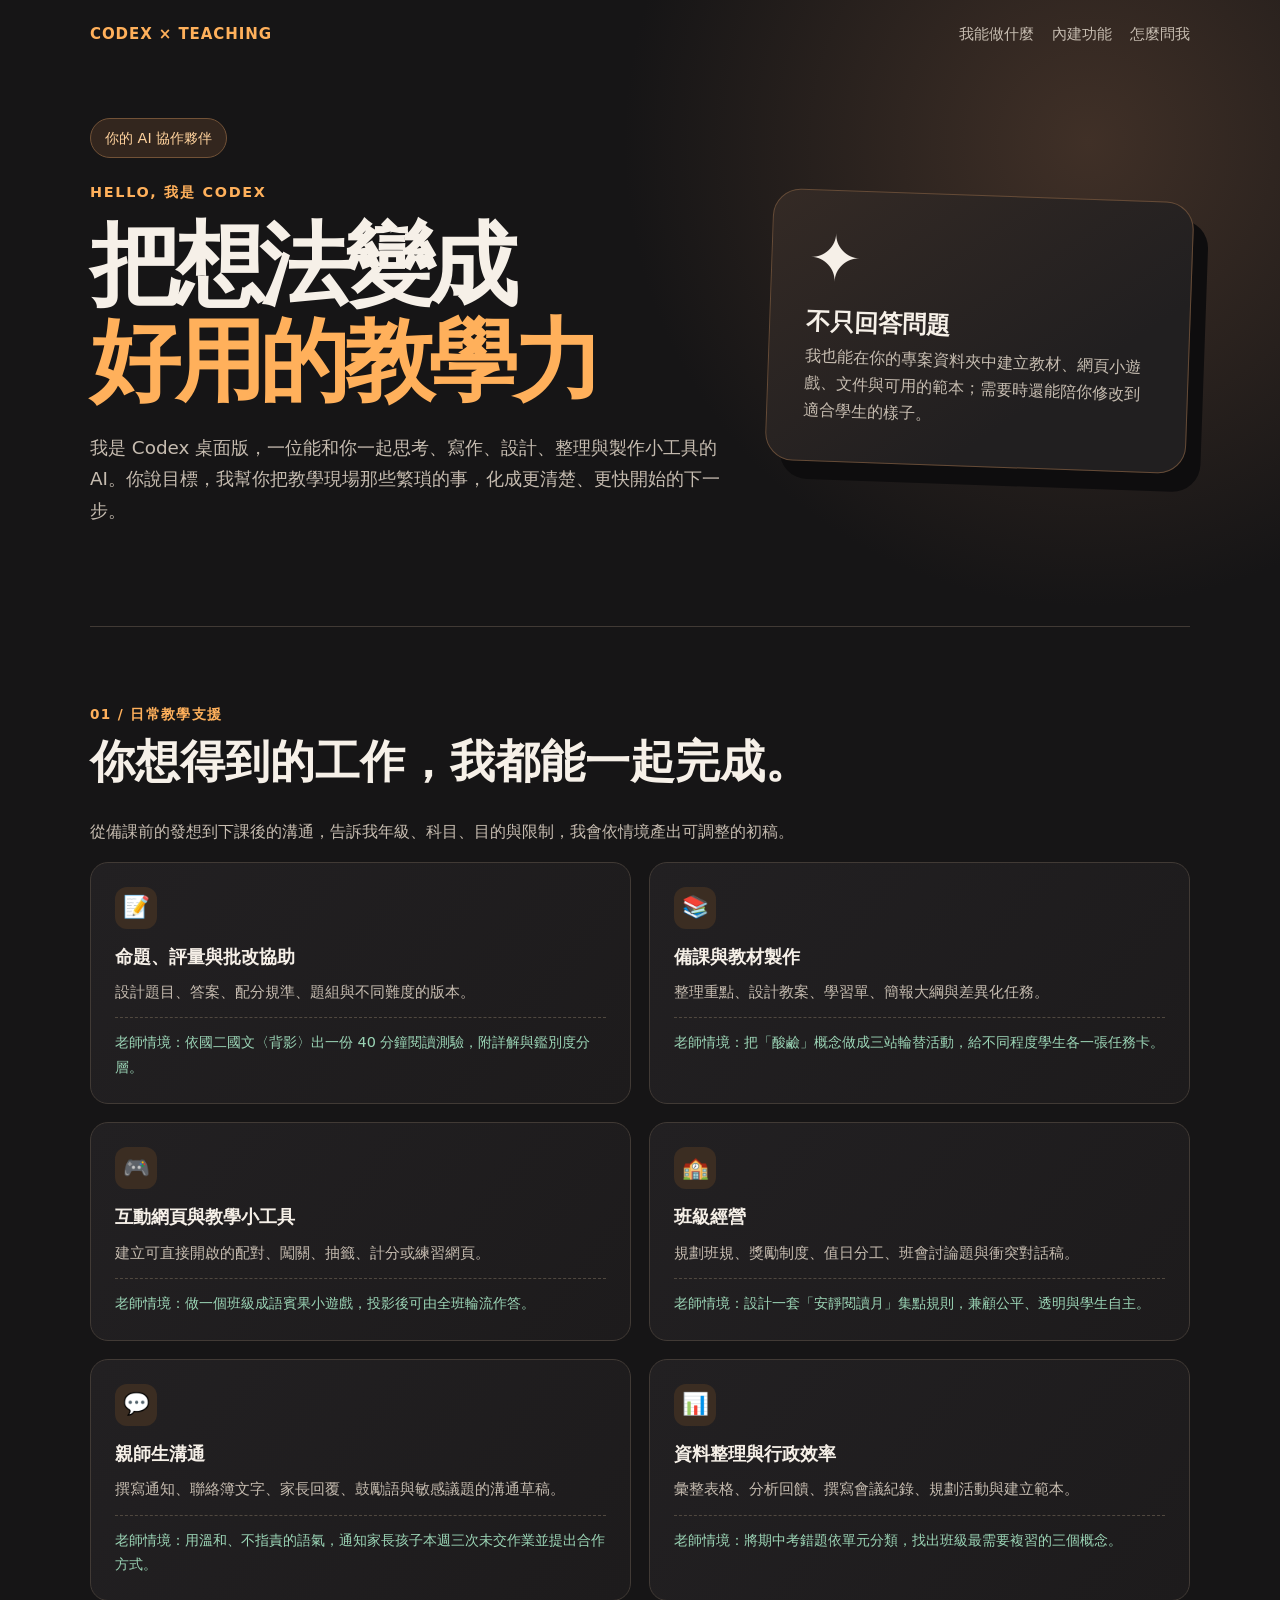
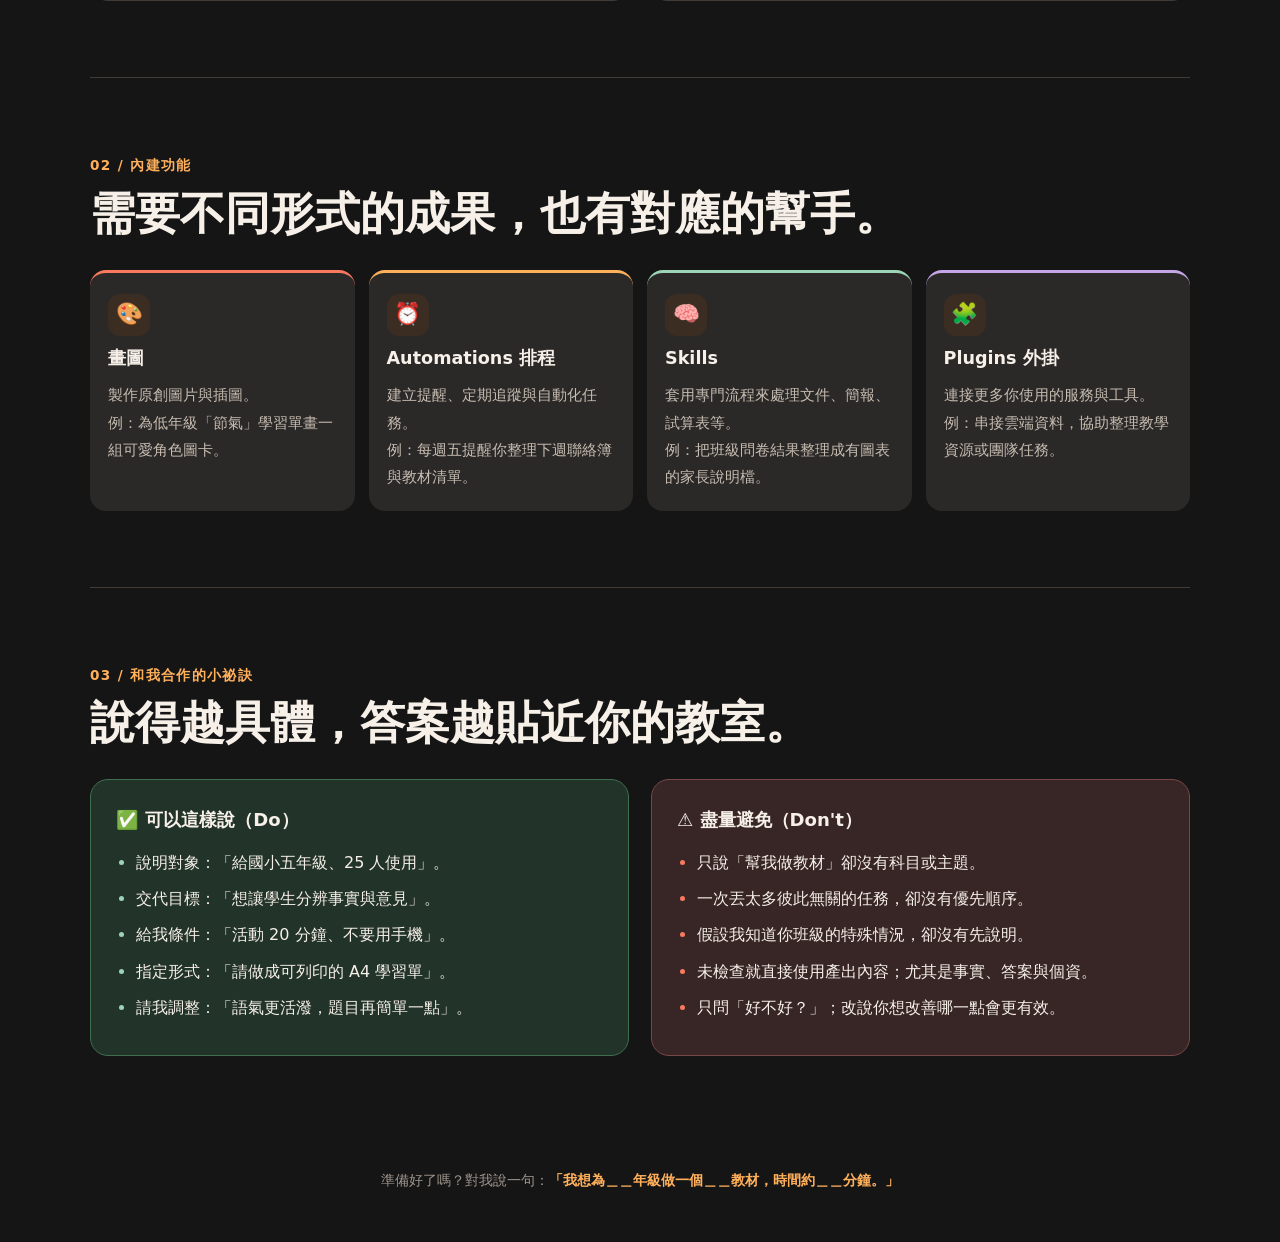
<file: AI 能做什麼/index.html>
<!doctype html>
<html lang="zh-Hant">
<head>
  <meta charset="utf-8" />
  <meta name="viewport" content="width=device-width, initial-scale=1" />
  <meta name="description" content="認識 Codex 桌面版：老師的 AI 協作夥伴" />
  <title>AI 能做什麼｜認識 Codex</title>
  <style>
    :root { --bg:#161516; --panel:#222022; --panel2:#2b2828; --line:#413a35; --ink:#f6f0e8; --muted:#c6bcb0; --orange:#ffb05b; --coral:#fa795f; --mint:#9bd5b6; }
    * { box-sizing:border-box; }
    html { scroll-behavior:smooth; }
    body { margin:0; background:radial-gradient(circle at 85% 5%,#403027 0,transparent 29rem),var(--bg); color:var(--ink); font-family:"Noto Sans TC","Microsoft JhengHei",system-ui,sans-serif; line-height:1.7; }
    .wrap { width:min(1100px,calc(100% - 40px)); margin:auto; }
    nav { display:flex; justify-content:space-between; align-items:center; padding:22px 0; font-size:.94rem; }
    .brand { font-weight:800; color:var(--orange); letter-spacing:.06em; } nav a { color:var(--muted); text-decoration:none; margin-left:18px; } nav a:hover { color:var(--orange); }
    header { min-height:540px; display:grid; grid-template-columns:1.2fr .8fr; gap:48px; align-items:center; padding:48px 0 82px; }
    .eyebrow { color:var(--orange); font-weight:700; letter-spacing:.12em; font-size:.9rem; }
    h1 { font-size:clamp(3rem,7vw,5.7rem); line-height:1.08; margin:12px 0 22px; letter-spacing:-.06em; } h1 em { color:var(--orange); font-style:normal; }
    .lead { max-width:650px; color:var(--muted); font-size:1.15rem; }
    .pill { display:inline-block; padding:7px 14px; border:1px solid #725237; border-radius:99px; color:#ffd29d; background:#33261e; font-size:.9rem; }
    .hero-card { position:relative; border:1px solid #654b37; border-radius:28px; padding:36px; background:linear-gradient(145deg,#342a25,#211f20 70%); box-shadow:15px 18px 0 #0e0d0e; transform:rotate(2deg); }
    .spark { font-size:4rem; line-height:1; } .hero-card h2 { font-size:1.5rem; margin:16px 0 6px; } .hero-card p { color:var(--muted); margin:0; }
    section { padding:76px 0; border-top:1px solid var(--line); } .section-label { color:var(--orange); font-weight:800; letter-spacing:.1em; font-size:.85rem; } h2 { font-size:clamp(1.8rem,4vw,2.8rem); line-height:1.25; margin:8px 0 28px; } .intro { color:var(--muted); max-width:760px; }
    .grid { display:grid; grid-template-columns:repeat(2,1fr); gap:18px; } .card { border:1px solid var(--line); border-radius:18px; padding:24px; background:linear-gradient(130deg,var(--panel),#1d1b1c); } .card:hover { border-color:#966b40; transform:translateY(-3px); transition:.2s; }
    .icon { display:inline-grid; place-items:center; width:42px; height:42px; background:#3b2d22; border-radius:12px; font-size:1.35rem; } h3 { font-size:1.13rem; margin:13px 0 7px; } .card p { color:var(--muted); margin:0 0 12px; font-size:.96rem; } .example { color:var(--mint); font-size:.9rem; border-top:1px dashed #50483f; padding-top:12px; }
    .feature-grid { display:grid; grid-template-columns:repeat(4,1fr); gap:14px; } .feature { background:var(--panel2); border-radius:16px; padding:21px 18px; border-top:3px solid var(--coral); } .feature:nth-child(2){border-color:var(--orange)} .feature:nth-child(3){border-color:var(--mint)} .feature:nth-child(4){border-color:#c5a7e8} .feature strong { display:block; margin:8px 0; font-size:1.1rem; } .feature span { color:var(--muted); font-size:.92rem; }
    .tips { display:grid; grid-template-columns:1fr 1fr; gap:22px; } .tip-box { padding:25px; border-radius:18px; } .do { background:#223329; border:1px solid #416e50; } .dont { background:#382626; border:1px solid #794747; } .tip-box h3 { margin:0 0 13px; } ul { padding-left:1.25em; margin:0; } li { margin:9px 0; } .do li::marker { color:var(--mint); } .dont li::marker { color:var(--coral); }
    footer { text-align:center; color:#9f958c; padding:36px 0 50px; font-size:.9rem; } .cta { color:var(--orange); font-weight:700; }
    @media (max-width:760px) { header { grid-template-columns:1fr; gap:26px; min-height:auto; } .hero-card { transform:none; } .grid,.tips { grid-template-columns:1fr; } .feature-grid { grid-template-columns:1fr 1fr; } nav a { display:none; } section { padding:55px 0; } }
  </style>
</head>
<body>
  <div class="wrap">
    <nav><span class="brand">CODEX × TEACHING</span><span><a href="#can-do">我能做什麼</a><a href="#features">內建功能</a><a href="#tips">怎麼問我</a></span></nav>
    <header>
      <div><span class="pill">你的 AI 協作夥伴</span><div class="eyebrow" style="margin-top:22px">HELLO, 我是 CODEX</div><h1>把想法變成<br><em>好用的教學力</em></h1><p class="lead">我是 Codex 桌面版，一位能和你一起思考、寫作、設計、整理與製作小工具的 AI。你說目標，我幫你把教學現場那些繁瑣的事，化成更清楚、更快開始的下一步。</p></div>
      <aside class="hero-card"><div class="spark">✦</div><h2>不只回答問題</h2><p>我也能在你的專案資料夾中建立教材、網頁小遊戲、文件與可用的範本；需要時還能陪你修改到適合學生的樣子。</p></aside>
    </header>

    <section id="can-do"><div class="section-label">01 / 日常教學支援</div><h2>你想得到的工作，我都能一起完成。</h2><p class="intro">從備課前的發想到下課後的溝通，告訴我年級、科目、目的與限制，我會依情境產出可調整的初稿。</p>
      <div class="grid">
        <article class="card"><div class="icon">📝</div><h3>命題、評量與批改協助</h3><p>設計題目、答案、配分規準、題組與不同難度的版本。</p><div class="example">老師情境：依國二國文〈背影〉出一份 40 分鐘閱讀測驗，附詳解與鑑別度分層。</div></article>
        <article class="card"><div class="icon">📚</div><h3>備課與教材製作</h3><p>整理重點、設計教案、學習單、簡報大綱與差異化任務。</p><div class="example">老師情境：把「酸鹼」概念做成三站輪替活動，給不同程度學生各一張任務卡。</div></article>
        <article class="card"><div class="icon">🎮</div><h3>互動網頁與教學小工具</h3><p>建立可直接開啟的配對、闖關、抽籤、計分或練習網頁。</p><div class="example">老師情境：做一個班級成語賓果小遊戲，投影後可由全班輪流作答。</div></article>
        <article class="card"><div class="icon">🏫</div><h3>班級經營</h3><p>規劃班規、獎勵制度、值日分工、班會討論題與衝突對話稿。</p><div class="example">老師情境：設計一套「安靜閱讀月」集點規則，兼顧公平、透明與學生自主。</div></article>
        <article class="card"><div class="icon">💬</div><h3>親師生溝通</h3><p>撰寫通知、聯絡簿文字、家長回覆、鼓勵語與敏感議題的溝通草稿。</p><div class="example">老師情境：用溫和、不指責的語氣，通知家長孩子本週三次未交作業並提出合作方式。</div></article>
        <article class="card"><div class="icon">📊</div><h3>資料整理與行政效率</h3><p>彙整表格、分析回饋、撰寫會議紀錄、規劃活動與建立範本。</p><div class="example">老師情境：將期中考錯題依單元分類，找出班級最需要複習的三個概念。</div></article>
      </div>
    </section>

    <section id="features"><div class="section-label">02 / 內建功能</div><h2>需要不同形式的成果，也有對應的幫手。</h2>
      <div class="feature-grid">
        <div class="feature"><div class="icon">🎨</div><strong>畫圖</strong><span>製作原創圖片與插圖。<br>例：為低年級「節氣」學習單畫一組可愛角色圖卡。</span></div>
        <div class="feature"><div class="icon">⏰</div><strong>Automations 排程</strong><span>建立提醒、定期追蹤與自動化任務。<br>例：每週五提醒你整理下週聯絡簿與教材清單。</span></div>
        <div class="feature"><div class="icon">🧠</div><strong>Skills</strong><span>套用專門流程來處理文件、簡報、試算表等。<br>例：把班級問卷結果整理成有圖表的家長說明檔。</span></div>
        <div class="feature"><div class="icon">🧩</div><strong>Plugins 外掛</strong><span>連接更多你使用的服務與工具。<br>例：串接雲端資料，協助整理教學資源或團隊任務。</span></div>
      </div>
    </section>

    <section id="tips"><div class="section-label">03 / 和我合作的小祕訣</div><h2>說得越具體，答案越貼近你的教室。</h2>
      <div class="tips"><div class="tip-box do"><h3>✅ 可以這樣說（Do）</h3><ul><li>說明對象：「給國小五年級、25 人使用」。</li><li>交代目標：「想讓學生分辨事實與意見」。</li><li>給我條件：「活動 20 分鐘、不要用手機」。</li><li>指定形式：「請做成可列印的 A4 學習單」。</li><li>請我調整：「語氣更活潑，題目再簡單一點」。</li></ul></div>
      <div class="tip-box dont"><h3>⚠️ 盡量避免（Don't）</h3><ul><li>只說「幫我做教材」卻沒有科目或主題。</li><li>一次丟太多彼此無關的任務，卻沒有優先順序。</li><li>假設我知道你班級的特殊情況，卻沒有先說明。</li><li>未檢查就直接使用產出內容；尤其是事實、答案與個資。</li><li>只問「好不好？」；改說你想改善哪一點會更有效。</li></ul></div></div>
    </section>
    <footer>準備好了嗎？對我說一句：<span class="cta">「我想為＿＿年級做一個＿＿教材，時間約＿＿分鐘。」</span></footer>
  </div>
</body>
</html>
</file>
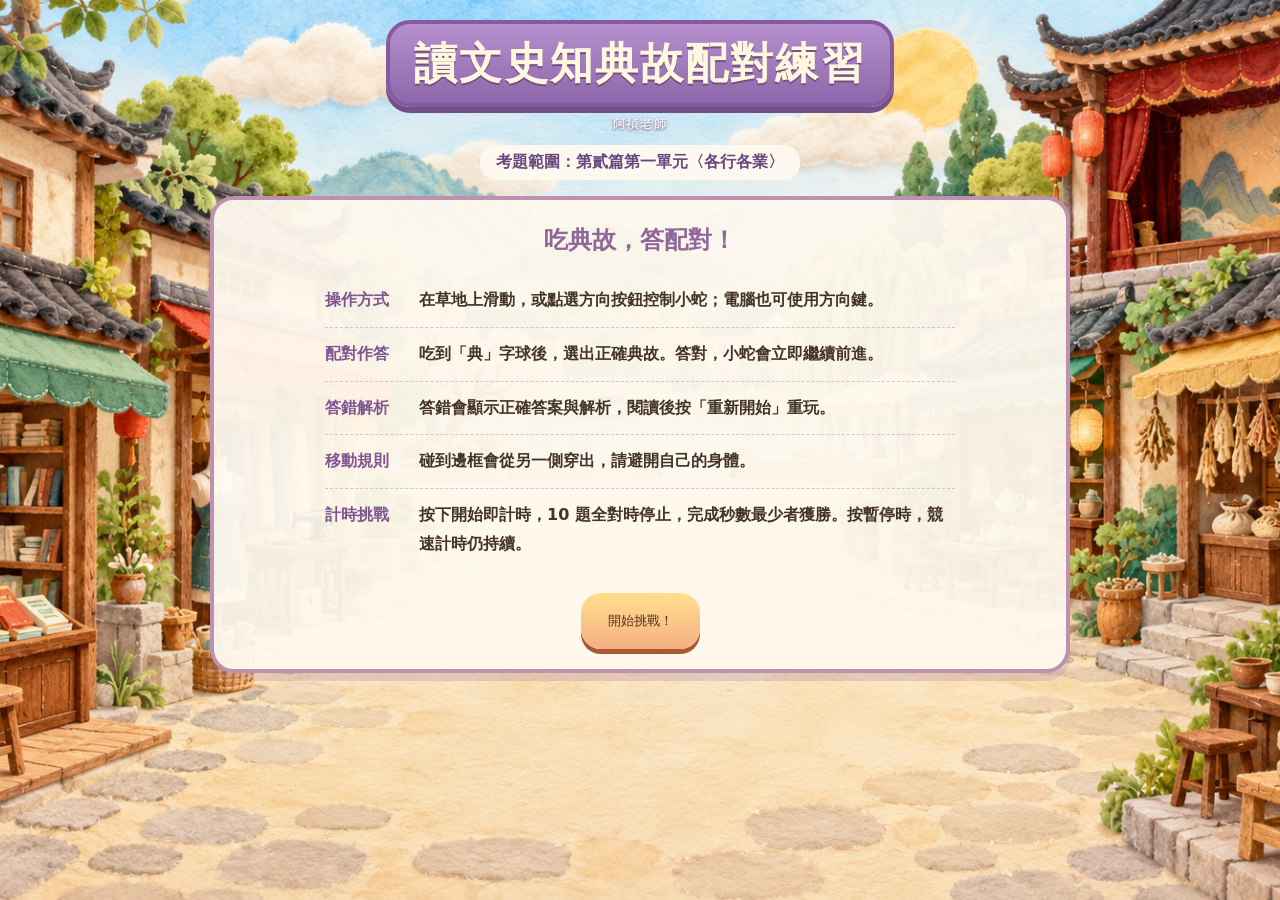
<file: 各行各業貪食蛇/index.html>
<!doctype html>
<html lang="zh-Hant">
<head>
  <meta charset="utf-8">
  <meta name="viewport" content="width=device-width,initial-scale=1">
  <title>讀文史知典故配對練習</title>
  <style>
    :root{--ink:#443427;--cream:#fff9e9;--tea:#32715b;--orange:#e98645;--purple:#8061a8}*{box-sizing:border-box}body{margin:0;min-height:100vh;background:#f4e6c6;color:var(--ink);font-family:"Microsoft JhengHei",system-ui,sans-serif}main{width:min(100%,980px);min-height:100vh;margin:auto;padding:20px 14px 34px;background:linear-gradient(rgba(255,251,240,.87),rgba(255,251,240,.9)),url("assets/profession-street.png") center top/cover fixed}.hero{text-align:center}.hero h1{display:inline-block;margin:0;padding:10px 24px;border:4px solid #6f4b31;border-radius:18px;background:linear-gradient(#ab754d,#7c4d2d);box-shadow:0 6px #5e3a27;color:#fff7df;font-size:clamp(1.65rem,5vw,2.7rem);letter-spacing:.05em;text-shadow:0 2px #6a432c}.teacher{margin:9px 0 0;color:#fff;font-size:.78rem;font-weight:800;letter-spacing:.14em;text-shadow:0 1px 2px #6b4a33}.scope{margin:12px auto 16px;font-weight:900;color:#5b493b}.intro,.game{width:min(100%,860px);margin:auto;border:4px solid #a57046;border-radius:24px;background:rgba(255,250,235,.93);box-shadow:0 8px 0 rgba(105,75,47,.19);padding:20px}.intro{text-align:center}.intro h2{margin:0 0 8px;color:#7a4c2d}.intro p{max-width:610px;margin:9px auto;line-height:1.7;font-weight:700}.start,.again{border:0;border-radius:15px;padding:13px 27px;background:linear-gradient(#ffd56c,#ea9140);box-shadow:0 5px #aa582f;color:#562d1c;font:900 1.13rem inherit;cursor:pointer}.start:active,.again:active{transform:translateY(4px);box-shadow:0 1px #aa582f}.game[hidden],.intro[hidden],.question-box[hidden]{display:none}.status{display:grid;grid-template-columns:repeat(3,1fr);gap:10px;margin-bottom:14px}.stat{padding:8px;border:3px solid #aa784d;border-radius:13px;background:#fff7df;text-align:center;font-weight:900}.stat b{display:block;color:var(--tea);font-size:clamp(1.25rem,4vw,1.65rem)}.play-area{display:grid;grid-template-columns:minmax(0,1fr) 270px;gap:20px;align-items:start}.canvas-wrap{position:relative;margin:auto;width:min(100%,500px);border:6px solid #5d8a52;border-radius:24px;overflow:hidden;background:#d9f0ba;box-shadow:inset 0 0 0 5px #effbdc,0 7px 0 rgba(54,90,46,.22)}canvas{display:block;width:100%;aspect-ratio:1;background:linear-gradient(135deg,#d9efb7,#b7df98)}.guide{padding:13px;border:3px dashed #b98250;border-radius:18px;background:#fffdf3;line-height:1.65;font-weight:700}.guide h3{margin:0 0 5px;color:#9a5a33}.controls{display:grid;grid-template-columns:repeat(3,52px);justify-content:center;gap:6px;margin-top:14px}.controls button{height:46px;border:2px solid #96613d;border-radius:11px;background:#fff8e7;color:#633c26;font:900 1.1rem inherit;cursor:pointer}.controls button:nth-child(1){grid-column:2}.controls button:nth-child(4){grid-column:2}.question-box{position:fixed;z-index:10;inset:0;display:grid;place-items:center;padding:18px;background:rgba(48,70,47,.48);backdrop-filter:blur(4px)}.modal{width:min(94vw,560px);max-height:90vh;overflow:auto;padding:24px;border:5px solid #7a4d2d;border-radius:24px;background:#fff7df;box-shadow:0 12px #60402b;text-align:center}.modal h2{margin:0 0 8px;font-size:clamp(1.35rem,4vw,1.75rem);color:#8f4f2c}.clue{margin:10px 0 16px;padding:13px;border-radius:14px;background:#fffdf3;border:2px dashed #c68f55;line-height:1.6;font-weight:900}.choices{display:grid;grid-template-columns:1fr 1fr;gap:10px}.choice{min-height:48px;border:3px solid #93603c;border-radius:13px;background:#fffef7;color:#503523;font:900 1rem inherit;cursor:pointer}.choice:hover{background:#ffe2a2}.explain{margin:12px 0;padding:12px;border-radius:12px;background:#fffdf3;text-align:left;line-height:1.65;font-weight:700}.notice{min-height:1.5em;margin:10px 0;color:#a13d34;font-weight:900}@media(max-width:700px){main{padding:12px 8px 25px}.intro,.game{padding:14px}.play-area{grid-template-columns:1fr}.guide{order:-1}.status{gap:6px}.stat{padding:6px 3px}.choices{grid-template-columns:1fr}.hero h1{padding:8px 14px}.teacher{color:#75513a;text-shadow:none}}
    body{background:#c6afea url("assets/pastel-felt-meadow.png") center/cover fixed}main{background:transparent}.intro,.game{background:rgba(255,250,240,.94);border-color:#bd91af;box-shadow:0 8px 0 rgba(139,96,153,.2)}.hero h1{border-color:#875aa0;background:linear-gradient(#b68fce,#8e67aa);box-shadow:0 6px #715087;text-shadow:0 2px #745080;border-radius:24px}.scope{color:#69477e}.teacher{color:rgba(255,255,255,.85);text-shadow:0 1px 3px #78588b}.intro h2,.guide h3,.modal h2{color:#916699}.stat{border-color:#bb98c2;background:#fff9ef;border-radius:18px}.canvas-wrap{border-color:#a68abb;border-radius:28px;background:#e9dcf3;box-shadow:0 7px 0 rgba(130,91,150,.2)}.guide,.clue{border-color:#c3a0cf;background:#fffaf3}.controls button,.choice{border-color:#b18aba;border-radius:17px;background:#fff9f1}.controls button:active,.choice:hover{background:#f2d8ee}.start,.again{background:linear-gradient(#ffdf8d,#f5af84);border-radius:20px}.modal{border-color:#a87eba;background:#fff8ef;box-shadow:0 12px #79558b}
    html{overscroll-behavior-y:contain}main{padding-bottom:max(24px,env(safe-area-inset-bottom))}.play-area>div{min-width:0}.canvas-wrap,canvas,.controls{touch-action:none;user-select:none;-webkit-user-select:none;-webkit-touch-callout:none}.controls{grid-template-columns:repeat(3,68px);grid-template-rows:repeat(3,60px);gap:8px}.controls button{height:60px;font-size:1.65rem;touch-action:none;box-shadow:0 3px #c6a3c6}.controls button[data-dir="up"]{grid-area:1/2}.controls button[data-dir="left"]{grid-area:2/1}.controls button[data-dir="right"]{grid-area:2/3}.controls button[data-dir="down"]{grid-area:3/2}.choice,.start,.again{min-height:56px;touch-action:manipulation}.modal{max-height:calc(100dvh - 36px);overscroll-behavior:contain}.touch-hint{text-align:center;font-size:.88rem;font-weight:700;color:#79558b;margin:10px 0 0}
    @media(pointer:coarse){body{background-attachment:scroll}.controls button{min-width:60px}.game{width:100%}}
    @media(min-width:701px) and (max-width:1100px){main{padding:14px 16px 24px}.play-area{grid-template-columns:minmax(0,1fr) 210px;gap:14px}.guide{font-size:.95rem}.canvas-wrap{width:min(100%,520px)}}
    @media(max-width:700px){.guide{order:initial;font-size:.9rem}.canvas-wrap{width:min(100%,480px)}.controls{grid-template-columns:repeat(3,64px);grid-template-rows:repeat(3,56px);gap:6px}.controls button{height:56px}.hero h1{font-size:clamp(1.35rem,4.8vw,2rem)}}
    @media(orientation:landscape) and (max-height:850px) and (min-width:701px){main{padding-top:10px}.hero h1{font-size:1.6rem;padding:6px 18px}.teacher{margin-top:6px}.scope{margin:6px 0 10px}.game{padding:12px}.status{margin-bottom:10px}.play-area{grid-template-columns:minmax(0,1fr) 220px}.play-area>div{display:grid;grid-template-columns:minmax(0,1fr) 170px;align-items:center;gap:10px}.canvas-wrap{width:min(100%,calc(100dvh - 250px));min-width:200px}.controls{grid-template-columns:repeat(3,50px);grid-template-rows:repeat(3,52px);gap:4px;margin:0}.controls button{height:52px;min-width:0}.touch-hint{grid-column:1/-1;margin:0}.guide{font-size:.88rem}}
    body{background-color:#f1dfc4;background-image:url("assets/profession-street.png");background-position:center center;background-size:cover}.scope{display:table;margin:12px auto 16px;padding:7px 16px;border-radius:16px;background:rgba(255,250,240,.93)}
    .controls button[data-pause]{grid-area:2/2;font-size:.92rem;background:#eadbf2}.canvas-wrap.paused::after{content:"已暫停";position:absolute;inset:0;display:grid;place-items:center;background:rgba(255,249,238,.8);color:#79558b;font-size:2rem;font-weight:900;pointer-events:none}.controls button:focus-visible{outline:4px solid #eab34d;outline-offset:2px}
    @media(pointer:coarse) and (min-width:701px){.play-area{grid-template-columns:minmax(0,1fr) 220px}.play-area>div{display:grid;grid-template-columns:minmax(0,1fr) 220px;gap:14px;align-items:center}.controls{grid-template-columns:repeat(3,64px);grid-template-rows:repeat(3,64px);gap:6px;margin:0}.controls button{height:64px;min-width:60px}.canvas-wrap{width:100%;min-width:0}.touch-hint{grid-column:1/-1}.guide{font-size:.9rem}}
    @media(pointer:coarse) and (orientation:portrait){.play-area{grid-template-columns:1fr}.play-area>div{grid-template-columns:1fr}.canvas-wrap{width:min(100%,480px)}.controls{margin:12px auto 0}.guide{padding:10px;font-size:.85rem}.hero h1{font-size:clamp(1.4rem,4vw,2rem)}.scope{margin:10px auto}.game{padding:12px}}
    @media(pointer:coarse) and (orientation:landscape){.play-area{grid-template-columns:1fr}.play-area>div{grid-template-columns:minmax(0,1fr) 220px}.canvas-wrap{width:min(100%,calc(100dvh - 235px))}.guide{display:none}.touch-hint{margin:2px 0}.hero h1{font-size:1.5rem}.status{margin-bottom:8px}}
    .instructions{max-width:630px;margin:18px auto 22px;text-align:left;line-height:1.8;font-size:1rem}.instructions>div{display:grid;grid-template-columns:5em minmax(0,1fr);gap:14px;padding:12px 0;border-bottom:1px dashed #d6c1d8}.instructions>div:last-child{border-bottom:0}.instructions dt{font-weight:900;color:#80558f}.instructions dd{margin:0;font-weight:600;overflow-wrap:anywhere}.intro h2{margin:4px 0 14px}.guide{text-align:left;line-height:1.8}.guide h3{margin-bottom:12px}.guide ul{margin:0;padding-left:1.35em}.guide li{padding-left:3px;margin-bottom:10px}.guide li:last-child{margin-bottom:0}.touch-hint{max-width:520px;margin:12px auto 0;text-align:left;line-height:1.8}.touch-hint span{display:block}@media(max-width:480px){.instructions{font-size:.95rem}.instructions>div{grid-template-columns:4.2em minmax(0,1fr);gap:10px;padding:10px 0}}
  </style>
</head>
<body>
  <main>
    <header class="hero"><h1>讀文史知典故配對練習</h1><div class="teacher">阿禎老師</div><p class="scope">考題範圍：第貳篇第一單元〈各行各業〉</p></header>
    <section id="intro" class="intro"><h2>吃典故，答配對！</h2><dl class="instructions"><div><dt>操作方式</dt><dd>在草地上滑動，或點選方向按鈕控制小蛇；電腦也可使用方向鍵。</dd></div><div><dt>配對作答</dt><dd>吃到「典」字球後，選出正確典故。答對，小蛇會立即繼續前進。</dd></div><div><dt>答錯解析</dt><dd>答錯會顯示正確答案與解析，閱讀後按「重新開始」重玩。</dd></div><div><dt>移動規則</dt><dd>碰到邊框會從另一側穿出，請避開自己的身體。</dd></div><div><dt>計時挑戰</dt><dd>按下開始即計時，10 題全對時停止，完成秒數最少者獲勝。按暫停時，競速計時仍持續。</dd></div></dl><button id="start" class="start" type="button">開始挑戰！</button></section>
    <section id="game" class="game" hidden><div class="status"><div class="stat">已答對<b id="score">0 / 10</b></div><div class="stat">目前題目<b id="progress">1 / 10</b></div><div class="stat">挑戰秒數<b id="timer">0</b></div></div><div class="play-area"><div><div class="canvas-wrap"><canvas id="board" width="560" height="560" aria-label="典故貪食蛇遊戲區"></canvas></div><div class="controls" aria-label="方向控制"><button data-dir="up">↑</button><button data-dir="left">←</button><button data-dir="down">↓</button><button data-dir="right">→</button></div></div><aside class="guide"><h3>玩法</h3>使用鍵盤方向鍵，或下方按鈕控制小蛇。<br>吃到「典」字球後，選出正確典故。<br>碰到邊框會從另一側穿出，可以繼續遊戲！<br>記得避開自己的身體。</aside></div></section>
  </main>
  <section id="questionBox" class="question-box" hidden><div class="modal"><h2 id="modalTitle">典故配對</h2><div id="clue" class="clue"></div><div id="choices" class="choices"></div><p id="notice" class="notice"></p><div id="explain" class="explain" hidden></div><button id="action" class="again" type="button" hidden>繼續前進</button></div></section>
  <script>
    const pairs=[
      {clue:"比喻自請從軍或主動請求擔當重任。",answer:"請纓",explain:"漢武帝時，終軍自請持長纓繫住南越王，因此「請纓」比喻自請從軍或主動擔當重任。"},
      {clue:"指主管男女婚姻的神仙，後指媒人。",answer:"月下老人",explain:"傳說月下老人掌管婚姻，後來用來指媒人。"},
      {clue:"指登場演戲或假扮古人、模仿他人。",answer:"優孟衣冠",explain:"優孟穿著已故宰相孫叔敖的衣冠模仿他；後來指登場演戲或模仿他人。"},
      {clue:"竊賊的雅稱。",answer:"梁上君子",explain:"陳寔發現小偷躲在梁上，稱他為「梁上君子」；後來成為竊賊的雅稱。"},
      {clue:"代稱軍中戰友。",answer:"袍澤",explain:"古人同袍共澤，後以「袍澤」代稱軍中同袍或戰友。"},
      {clue:"他的評論鞭辟入裡，不僅言辭犀利，更是深諳（　　）的要義，令人讚嘆不已。",answer:"春秋筆法",explain:"孔子作《春秋》用字簡約而褒貶分明；「春秋筆法」指寓褒貶於曲折文字的寫法。"},
      {clue:"（　　）為了傳承國粹，日復一日苦練唱作及身段。",answer:"梨園子弟",explain:"唐玄宗在梨園教習歌舞，後以「梨園子弟」代稱戲曲演員。"},
      {clue:"為了抵抗外侮，許多校園青年紛紛（　　），走上戰場。",answer:"投筆從戎",explain:"班超投下寫字的筆，投身軍旅；比喻棄文從軍。"},
      {clue:"在商場上，他志在（　　），滿心想成為全國首富。",answer:"業紹陶朱",explain:"陶朱公范蠡善於經商致富；「業紹陶朱」指繼承陶朱公的事業，常用以祝商人富裕。"},
      {clue:"這一帶正是龍蛇雜處的聚落，（　　），無所不有。",answer:"三教九流",explain:"三教指儒、釋、道，九流指各家學派；後泛指各行各業、各種人物。"}
    ];
    const $=s=>document.querySelector(s),canvas=$("#board"),ctx=canvas.getContext("2d"),intro=$("#intro"),game=$("#game"),box=$("#questionBox"),scoreEl=$("#score"),progressEl=$("#progress"),timerEl=$("#timer"),clueEl=$("#clue"),choicesEl=$("#choices"),notice=$("#notice"),explainEl=$("#explain"),action=$("#action"),modalTitle=$("#modalTitle");
    const grid=14,cell=canvas.width/grid;let snake=[],dir={x:1,y:0},nextDir={x:1,y:0},food={x:9,y:7},deck=[],index=0,score=0,time=0,timer=null,loop=null,running=false,waiting=false;
    const shuffle=a=>{const b=[...a];for(let i=b.length-1;i>0;i--){const j=Math.floor(Math.random()*(i+1));[b[i],b[j]]=[b[j],b[i]]}return b};
    function resetSnake(){snake=[{x:4,y:7},{x:3,y:7},{x:2,y:7}];dir={x:1,y:0};nextDir={x:1,y:0};spawnFood();draw()}
    function spawnFood(){let p;do{p={x:Math.floor(Math.random()*grid),y:Math.floor(Math.random()*grid)}}while(snake.some(s=>s.x===p.x&&s.y===p.y));food=p}
    function draw(){ctx.clearRect(0,0,canvas.width,canvas.height);for(let y=0;y<grid;y++)for(let x=0;x<grid;x++){ctx.fillStyle=(x+y)%2?"#c7eaa3":"#d9f2b9";ctx.fillRect(x*cell,y*cell,cell,cell)}ctx.fillStyle="#ef9a45";ctx.beginPath();ctx.arc((food.x+.5)*cell,(food.y+.5)*cell,cell*.33,0,Math.PI*2);ctx.fill();ctx.fillStyle="#fff8da";ctx.font=`900 ${cell*.46}px Microsoft JhengHei`;ctx.textAlign="center";ctx.textBaseline="middle";ctx.fillText("典",(food.x+.5)*cell,(food.y+.53)*cell);snake.forEach((part,i)=>{ctx.fillStyle=i===0?"#357c5c":"#65a96c";ctx.beginPath();ctx.roundRect(part.x*cell+3,part.y*cell+3,cell-6,cell-6,9);ctx.fill();if(i===0){ctx.fillStyle="#fff";ctx.beginPath();ctx.arc((part.x+.33)*cell,(part.y+.34)*cell,3,0,Math.PI*2);ctx.arc((part.x+.67)*cell,(part.y+.34)*cell,3,0,Math.PI*2);ctx.fill()}})}
    function step(){if(!running||waiting||paused)return;dir=nextDir;const head={x:(snake[0].x+dir.x+grid)%grid,y:(snake[0].y+dir.y+grid)%grid};const eating=head.x===food.x&&head.y===food.y;const body=eating?snake:snake.slice(0,-1);if(body.some(s=>s.x===head.x&&s.y===head.y)){restart("小蛇碰到自己的身體了，從第一題再來！");return}snake.unshift(head);if(eating){waiting=true;draw();ask()}else snake.pop();draw()}
    function ask(){const q=deck[index];modalTitle.textContent="吃到典故球！請完成配對";clueEl.textContent=q.clue;notice.textContent="";explainEl.hidden=true;action.hidden=true;choicesEl.innerHTML="";const options=shuffle([q.answer,...shuffle(pairs.map(p=>p.answer).filter(a=>a!==q.answer)).slice(0,3)]);options.forEach(option=>{const b=document.createElement("button");b.className="choice";b.textContent=option;b.onclick=()=>answer(option);choicesEl.append(b)});box.hidden=false}
    function answer(option){const q=deck[index];choicesEl.querySelectorAll("button").forEach(b=>b.disabled=true);if(option===q.answer){score++;index++;scoreEl.textContent=`${score} / 10`;progressEl.textContent=index===10?"完成！":`${index+1} / 10`;box.hidden=true;if(index===10){finish()}else{spawnFood();draw();waiting=false}}else{notice.style.color="#a13d34";notice.textContent="答錯了，請看解析後重新開始。";explainEl.hidden=false;explainEl.textContent=`正確答案：${q.answer}。${q.explain}`;action.hidden=false;action.textContent="重新開始";action.onclick=()=>{box.hidden=true;restart()}}}
    let startedAt=0;
    function refreshTime(){time=(performance.now()-startedAt)/1000;timerEl.textContent=time.toFixed(1)}
    function begin(){deck=shuffle(pairs);index=0;score=0;time=0;scoreEl.textContent="0 / 10";progressEl.textContent="1 / 10";timerEl.textContent="0.0";intro.hidden=true;game.hidden=false;running=true;waiting=false;setPaused(false);clearInterval(loop);clearInterval(timer);resetSnake();startedAt=performance.now();timer=setInterval(refreshTime,100);loop=setInterval(step,matchMedia("(pointer:coarse)").matches?340:240)}
    function restart(message=""){clearInterval(loop);clearInterval(timer);running=false;waiting=false;if(message){modalTitle.textContent="再試一次！";clueEl.textContent=message;choicesEl.innerHTML="";notice.textContent="";explainEl.hidden=true;action.hidden=false;action.textContent="回到開始畫面";action.onclick=()=>{box.hidden=true;game.hidden=true;intro.hidden=false;draw()};box.hidden=false}else begin()}
    function finish(){refreshTime();clearInterval(loop);clearInterval(timer);running=false;modalTitle.textContent="恭喜全對！";clueEl.textContent=`你完成了第貳篇第一單元〈各行各業〉。秒數最少的挑戰者獲勝！`;notice.style.color="#27734e";notice.textContent=`完成總秒數：${time.toFixed(1)} 秒`;explainEl.hidden=true;choicesEl.innerHTML="";action.hidden=false;action.textContent="回到開始畫面";action.onclick=()=>{box.hidden=true;game.hidden=true;intro.hidden=false;draw()};box.hidden=false}
    function changeDirection(name){const dirs={up:{x:0,y:-1},down:{x:0,y:1},left:{x:-1,y:0},right:{x:1,y:0}},d=dirs[name];if(d&&(d.x!==-dir.x||d.y!==-dir.y))nextDir=d}
    document.addEventListener("keydown",e=>{const names={ArrowUp:"up",ArrowDown:"down",ArrowLeft:"left",ArrowRight:"right"};if(names[e.key]&&running&&!waiting){e.preventDefault();changeDirection(names[e.key])}});
    document.querySelectorAll("[data-dir]").forEach(b=>{b.setAttribute("aria-label",{up:"向上",left:"向左",down:"向下",right:"向右"}[b.dataset.dir]);b.addEventListener("pointerdown",e=>{e.preventDefault();changeDirection(b.dataset.dir)});b.onclick=()=>changeDirection(b.dataset.dir)});
    let swipeOrigin=null;canvas.addEventListener("pointerdown",e=>{if(!running||waiting)return;e.preventDefault();swipeOrigin={x:e.clientX,y:e.clientY};canvas.setPointerCapture(e.pointerId)});canvas.addEventListener("pointermove",e=>{if(!swipeOrigin||!running||waiting)return;const dx=e.clientX-swipeOrigin.x,dy=e.clientY-swipeOrigin.y;if(Math.max(Math.abs(dx),Math.abs(dy))<18)return;changeDirection(Math.abs(dx)>Math.abs(dy)?(dx>0?"right":"left"):(dy>0?"down":"up"));swipeOrigin={x:e.clientX,y:e.clientY}});["pointerup","pointercancel","lostpointercapture"].forEach(event=>canvas.addEventListener(event,()=>{swipeOrigin=null}));
    let paused=false;const pauseButton=document.createElement("button");pauseButton.type="button";pauseButton.dataset.pause="";pauseButton.textContent="暫停";pauseButton.setAttribute("aria-label","暫停或繼續遊戲");pauseButton.onclick=()=>{if(running&&!waiting)setPaused(!paused)};$(".controls").append(pauseButton);
    function setPaused(value){paused=value;pauseButton.textContent=paused?"繼續":"暫停";pauseButton.setAttribute("aria-pressed",String(paused));$(".canvas-wrap").classList.toggle("paused",paused)}
    document.addEventListener("visibilitychange",()=>{if(document.hidden&&running&&!waiting)setPaused(true)});
    const hint=document.createElement("div");hint.className="touch-hint";hint.innerHTML='<span>操作：滑動草地，或點選方向鍵轉彎。</span><span>暫停：點選中央按鈕；競速計時仍持續。</span>';$(".controls").after(hint);$("#start").onclick=begin;resetSnake();
  </script>
</body>
</html>
</file>
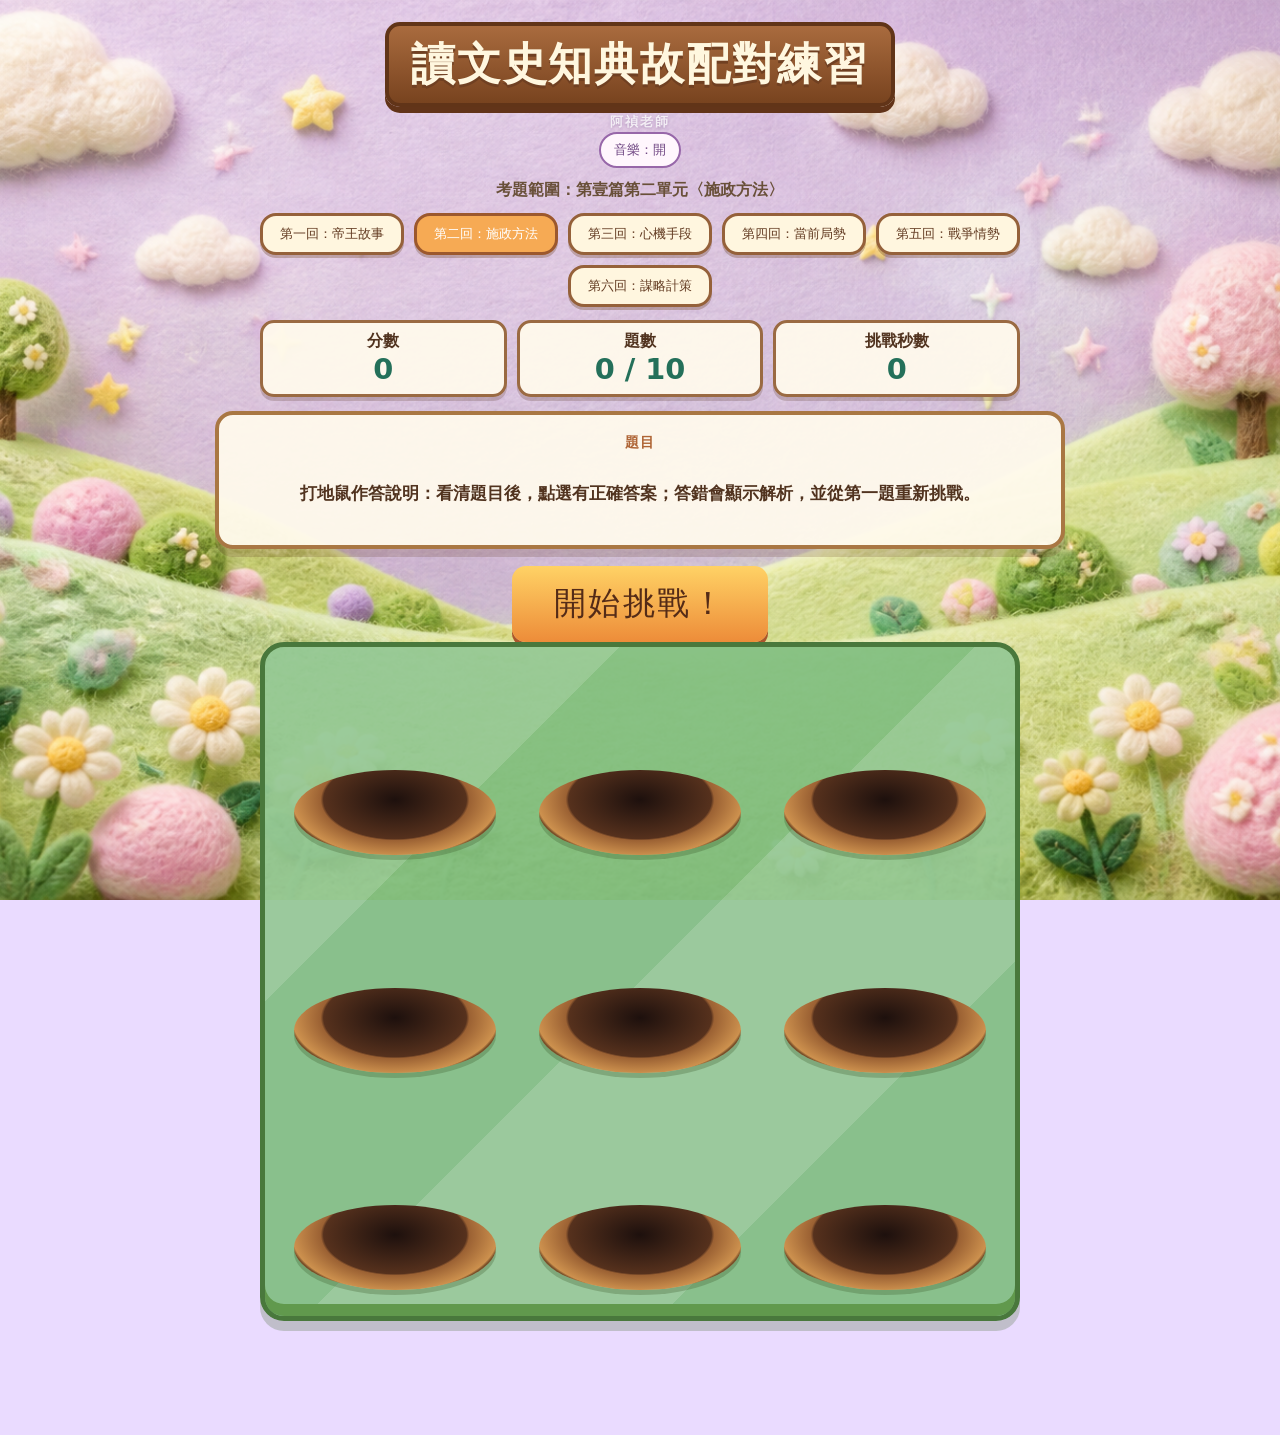
<file: 打地鼠/index.html>
<!doctype html>
<html lang="zh-Hant">
<head>
  <meta charset="utf-8"><meta name="viewport" content="width=device-width,initial-scale=1">
  <title>讀文史知典故配對練習</title>
  <style>
    :root{--ink:#51331f;--paper:#fff7db;--green:#75ae57;--red:#df5a4e}*{box-sizing:border-box}body{margin:0;min-height:100vh;color:var(--ink);font-family:"Microsoft JhengHei",system-ui,sans-serif;background:radial-gradient(circle at 13% 12%,#fff6d9 0 7%,transparent 7.2%),radial-gradient(circle at 90% 18%,#e9b15a 0 5%,transparent 5.2%),linear-gradient(#f9dda2,#d6eab4 53%,#a9d17e)}main{width:min(100%,940px);min-height:100vh;margin:auto;padding:22px 16px 32px}h1{width:fit-content;margin:0 auto 18px;font-size:clamp(1.65rem,5vw,2.75rem);letter-spacing:.04em;color:#fff7df;text-shadow:0 3px #704022;background:linear-gradient(#a96b3e,#78431f);border:4px solid #613418;border-radius:15px;padding:9px 22px;box-shadow:0 6px 0 #623419}.how{margin:0 auto 12px;max-width:760px;text-align:center;font-weight:800;color:#695039}.hud{display:grid;grid-template-columns:repeat(3,1fr);gap:10px;max-width:760px;margin:0 auto 14px}.stat{background:#fff5d2;border:3px solid #9a6a42;border-radius:14px;padding:8px;text-align:center;box-shadow:0 4px 0 rgba(85,49,27,.22);font-weight:900}.stat b{display:block;color:#24705a;font-size:clamp(1.35rem,4vw,1.8rem)}#timer.low{color:var(--red);animation:pulse .55s infinite alternate}.question-card{max-width:850px;margin:0 auto 16px;padding:18px 22px;background:rgba(255,250,225,.93);border:4px solid #a97743;border-radius:18px;box-shadow:0 8px 0 rgba(91,53,27,.2);text-align:center}.question-label{color:#af6536;font-weight:900;font-size:.9rem;letter-spacing:.08em}#question{margin:7px 0 0;min-height:3em;display:grid;place-items:center;font-size:clamp(1.05rem,3.2vw,1.42rem);font-weight:900;line-height:1.55}.board{width:min(100%,760px);margin:auto;padding:18px;display:grid;grid-template-columns:repeat(3,1fr);gap:clamp(10px,2.4vw,20px);border:5px solid #49783c;border-radius:24px;background:linear-gradient(135deg,rgba(255,255,255,.15) 25%,transparent 25% 50%,rgba(255,255,255,.15) 50% 75%,transparent 75%),#87bd61;box-shadow:inset 0 -12px #61994d,0 10px 0 rgba(65,104,45,.25)}.hole{position:relative;aspect-ratio:1/.88;padding:0;border:0;background:transparent;cursor:pointer;touch-action:manipulation}.hole:focus-visible{outline:4px solid #ffe064;outline-offset:5px;border-radius:50%}.hole::after{content:"";position:absolute;left:5%;right:5%;bottom:4%;height:43%;z-index:3;border-radius:50%;background:radial-gradient(ellipse at 50% 35%,#1d100d,#56311d 50%,#9b6133 52%,#cd914e 72%,#795029 74%);box-shadow:0 5px 0 rgba(55,83,37,.28)}.mole-wrap{position:absolute;inset:0 8% 8%;z-index:2;transform:translateY(78%);opacity:0;transition:transform .25s cubic-bezier(.2,1.45,.25,1),opacity .18s}.hole.up .mole-wrap{transform:translateY(2%);opacity:1}.mole-wrap img{display:block;width:100%;height:100%;object-fit:contain;filter:drop-shadow(0 3px 1px rgba(60,30,14,.24))}.answer{position:absolute;z-index:5;left:50%;top:3%;width:126%;transform:translateX(-50%);padding:5px 7px;border:2px solid #70441f;border-radius:10px;background:#fff9e7;color:#593420;font-size:clamp(.7rem,2vw,1rem);line-height:1.25;font-weight:900;box-shadow:0 3px 0 #a8733e;pointer-events:none}.hole.hit .mole-wrap{animation:bonk .35s ease}.hole.wrong{animation:shake .32s ease}.feedback{height:35px;margin:13px 0 0;text-align:center;font-weight:900;font-size:clamp(1rem,3vw,1.3rem);color:#805132}.feedback.good{color:#24844c}.feedback.bad{color:#c6453f}.start{display:block;margin:17px auto 0;padding:12px 28px;border:0;border-radius:14px;background:linear-gradient(#ffd265,#ed8c39);box-shadow:0 5px 0 #ab552b;color:#542b17;font:900 1.12rem inherit;cursor:pointer}.start:active{transform:translateY(4px);box-shadow:0 1px 0 #ab552b}.overlay{position:fixed;inset:0;display:none;place-items:center;padding:20px;background:rgba(46,76,43,.43);backdrop-filter:blur(4px)}.overlay.show{display:grid}.result{width:min(92vw,440px);padding:28px;text-align:center;border:5px solid #7d4a25;border-radius:24px;background:#fff4d4;box-shadow:0 12px 0 #65401f}.result h2{margin:0;font-size:2rem}.result p{font-size:1.2rem;font-weight:900;line-height:1.7}@keyframes bonk{50%{transform:translateY(18%) scale(.92) rotate(8deg)}}@keyframes shake{25%,75%{transform:translateX(-7px)}50%{transform:translateX(7px)}}@keyframes pulse{to{transform:scale(1.12)}}@media(max-width:520px){main{padding:14px 9px 24px}.board{padding:14px 10px;gap:13px}.question-card{padding:14px 13px}.answer{width:137%;font-size:.7rem}.hud{gap:7px}.stat{padding:7px 3px}}
    .time-options{display:flex;justify-content:center;align-items:center;gap:8px;flex-wrap:wrap;margin:0 auto 14px;font-weight:900}.time-options span{color:#6c492d}.time-choice{border:2px solid #945c32;border-radius:999px;padding:7px 13px;background:#fff4d4;color:#603b22;font:900 .95rem inherit;cursor:pointer}.time-choice.active{background:#f2a548;color:#fff;border-color:#8f4d24;box-shadow:0 3px 0 #8f4d24;transform:translateY(-2px)}.result .explanation{font-size:1rem;text-align:left;background:#fffdf1;border:2px dashed #c58a4a;border-radius:12px;padding:12px;line-height:1.65}.overlay{z-index:50}.round-options{display:flex;justify-content:center;gap:10px;margin:0 auto 13px;flex-wrap:wrap}.round-button{border:3px solid #95613a;border-radius:16px;padding:9px 17px;background:#fff6df;color:#633b22;font:900 1rem inherit;cursor:pointer;box-shadow:0 3px 0 rgba(102,60,29,.3)}.round-button.active{background:#f6aa54;color:#fff;border-color:#9c582d}.car-showcase{width:min(100%,250px);margin:0 auto 13px;padding:6px 12px 2px;text-align:center;border:3px solid #9a6a42;border-radius:18px;background:rgba(255,249,225,.88);box-shadow:0 4px 0 rgba(85,49,27,.18)}.car-showcase span{display:block;font-size:.78rem;font-weight:900;color:#815330}.car-showcase img{display:block;width:150px;height:105px;object-fit:contain;margin:0 auto;filter:drop-shadow(0 4px 2px rgba(60,30,14,.22))}
    /* 新角色畫布較高，放大並上移以使小車完整探出洞口。 */
    .mole-wrap img{transform:translateY(-10%) scale(1.32)}
    .instruction{font-size:clamp(.85rem,2.5vw,1.05rem);font-weight:700}
    .teacher-signature{margin:-12px auto 9px;text-align:center;color:rgba(255,255,255,.78);font-size:.82rem;font-weight:700;letter-spacing:.16em;text-shadow:0 1px 3px rgba(86,52,112,.28)}
    body{background:#eadbff url("assets/pastel-felt-meadow.png") center/cover fixed no-repeat}
    .board{background-color:rgba(127,190,128,.9)}.question-card,.stat{background:rgba(255,250,236,.94)}.music-button{display:block;margin:-8px auto 12px;padding:7px 13px;border:2px solid #9767a9;border-radius:999px;background:#fff6fd;color:#714884;font:800 .9rem inherit;cursor:pointer}
    /* 出題後的角色與答案卡固定顯示在洞口前方，避免被洞口前緣遮住。 */
    .hole.up{outline:3px solid rgba(255,238,166,.85);outline-offset:2px;border-radius:50%}
    .hole.up .mole-wrap{z-index:6!important;overflow:visible}
    .hole.up .answer{display:block!important;visibility:visible!important;opacity:1!important}
  </style>
</head>
<body><main>
  <h1>讀文史知典故配對練習</h1><div class="teacher-signature">阿禎老師</div><button id="musicButton" class="music-button" type="button">音樂：開</button><p class="how" id="scopeText">考題範圍：第壹篇第二單元〈施政方法〉</p><section class="round-options" aria-label="選擇挑戰回次"><button class="round-button" type="button" data-round="1">第一回：帝王故事</button><button class="round-button active" type="button" data-round="2">第二回：施政方法</button><button class="round-button" type="button" data-round="3">第三回：心機手段</button><button class="round-button" type="button" data-round="4">第四回：當前局勢</button><button class="round-button" type="button" data-round="5">第五回：戰爭情勢</button><button class="round-button" type="button" data-round="6">第六回：謀略計策</button></section>
  <section class="hud" aria-label="遊戲狀態"><div class="stat">分數<b id="score">0</b></div><div class="stat">題數<b id="progress">0 / 10</b></div><div class="stat"><span id="timeLabel">挑戰秒數</span><b id="timer">0</b></div></section>
  <section class="question-card"><div class="question-label">題目</div><div id="question"><span class="instruction">打地鼠作答說明：看清題目後，點選有正確答案；答錯會顯示解析，並從第一題重新挑戰。</span></div></section>
  <button id="start" class="start" type="button" onclick="begin()" style="font-size:clamp(1.45rem,5vw,2rem);padding:16px 42px;letter-spacing:.08em">開始挑戰！</button>
  <section class="board" id="board" aria-label="答案天竺鼠小車九宮格"></section><div id="feedback" class="feedback" aria-live="polite"></div>
</main><div class="overlay" id="overlay" role="dialog" aria-modal="true"><div class="result"><h2 id="resultTitle">複習完成！</h2><p id="resultText"></p><button id="restart" class="start" type="button">再玩一次</button><button id="chooseRound" class="start" type="button">回到開始畫面</button></div></div>
<script>
const questions=[["丹麥王子為父報仇，最終卻走向毀滅的悲劇故事。","哈姆雷特","羅密歐與茱麗葉","奧賽羅","李爾王"],["比喻公而忘私，勤於職守。","三過家門而不入","鞠躬盡瘁","廢寢忘食","克己奉公"],["指覬覦王位，謀取政權；或指謀取最高榮譽、地位。","問鼎","逐鹿中原","稱王稱霸","奪權篡位"],["比喻不了解民間疾苦，脫離現實。","何不食肉糜","紙上談兵","閉門造車","畫餅充飢"],["比喻君位。","九五之尊","南面稱孤","萬歲千秋","孤家寡人"],["比喻婦人專權。","牝雞司晨","垂簾聽政","紅顏禍水","牝雞無晨"],["周幽王為博紅顏一笑，（ ），開了玩笑，導致喪命，為後人所恥笑。","烽火戲諸侯","隻手遮天","一字千金","玩火自焚"],["班上兩個同學吵架，其他人不敢勸架，都躲在一旁（ ），還偷偷打賭誰會先哭。","作壁上觀","袖手旁觀","隔岸觀火","順水推舟"],["小明在電玩遊戲中打敗魔王，獲得傳說中的金色盔甲，感覺像是（ ）一樣，成為遊戲世界的強者。","黃袍加身","錦衣玉食","金蟬脫殼","威風凜凜"],["這位董事長雖然名義上掌權，實際上被副總控制，簡直是現代版的（ ）。","挾天子以令諸侯","傀儡政權","太上皇","寄人籬下"]].map(([question,answer,...options])=>({question,answer,options:[answer,...options]}));
const explanations=["《哈姆雷特》是莎士比亞的悲劇，主角哈姆雷特為替父親報仇，最後走向毀滅。","大禹治水時曾三次經過家門卻沒有進去，形容為公事忘私、盡忠職守。","「鼎」原是國家權力的象徵；「問鼎」後來比喻企圖奪取政權或最高地位。","晉惠帝聽聞百姓挨餓，竟問「何不食肉糜」，顯示他不了解民間疾苦。","《易經》中「九五」是君主所在的尊位，因此「九五之尊」比喻君位。","母雞在早晨啼叫是反常現象，古人用「牝雞司晨」比喻婦人專權。","周幽王為取悅褒姒而點燃烽火，戲弄諸侯，後來真的有敵軍時無人救援。","「作壁上觀」指在一旁觀看而不參與，正符合旁人躲著看同學吵架的情境。","「黃袍加身」原指趙匡胤被擁立為帝，後來比喻登上顯要地位。","漢獻帝受曹操控制；曹操以皇帝名義號令諸侯，所以稱「挾天子以令諸侯」。"];
questions.forEach((item,i)=>item.explanation=explanations[i]);
const roundOne=questions.map(item=>({...item,options:[...item.options]}));
let idiomPool=questions.map(item=>item.answer);
questions.splice(0,questions.length,
  {question:"意為煩苛酷虐的政令比老虎還凶猛可怕。",answer:"苛政猛於虎",explanation:"語出《禮記》。孔子說苛刻殘酷的政令，比老虎還要可怕。"},
  {question:"比喻事情的好壞或成敗都由同一人造成的。",answer:"成也蕭何，敗也蕭何",explanation:"韓信由蕭何推薦而受重用，也因蕭何設計而被殺，所以說成敗都由蕭何造成。"},
  {question:"比喻後人依循前人所訂的規章辦事。",answer:"蕭規曹隨",explanation:"蕭何制定制度後，曹參繼任丞相，仍照著原有規章辦理，因此比喻承襲前人的制度。"},
  {question:"比喻在上者可為非作歹，在下者卻受到種種的限制。",answer:"只許州官放火，不許百姓點燈",explanation:"州官可以放火，百姓卻連點燈都不准，用來諷刺權勢者與一般人的不平等。"},
  {question:"比喻在上位者以德化民。",answer:"風行草偃",explanation:"風一吹，草就會倒下；比喻在上位者施行德政，百姓自然受到感化。"},
  {question:"活動開始前，主辦單位和參賽者（　　），必須遵守時間、保持秩序，還有不能作弊。",answer:"約法三章",explanation:"原指劉邦與百姓約定三條法律；現在指事先約定幾項大家都要遵守的規則。"},
  {question:"老師（　　）要我們按時完成作業，但還是有同學拖到期限過了還沒寫。",answer:"三令五申",explanation:"「三令五申」指再三命令、反覆告誡，符合老師多次提醒學生的情況。"},
  {question:"社會工作者在災區，為了安置災民、協助重建生活，即使（　　），也在所不辭。",answer:"摩頂放踵",explanation:"從頭頂到腳跟都受到磨損，形容不辭勞苦、奉獻自己。"},
  {question:"暴君（　　），對百姓的生命毫不介意，濫殺無辜。",answer:"草菅人命",explanation:"把人的性命看得像野草一樣不值錢，形容任意殘害人命。"},
  {question:"城市的治安良好，（　　），市民們都相當自律。",answer:"路不拾遺",explanation:"路上有別人遺失的東西，也沒有人撿走，形容社會風氣良好。"}
);
idiomPool=questions.map(item=>item.answer);
const roundTwo=questions.map(item=>({...item}));
const roundThree=[
  {question:"本指在酒宴上解除將領的兵權。泛指輕而易舉地解除將領的兵權。",answer:"杯酒釋兵權",explanation:"宋太祖趙匡胤以酒宴勸說將領交出兵權；後來比喻輕易地解除將領兵權。"},
  {question:"比喻處理小事，毋需大才。",answer:"割雞焉用牛刀",explanation:"殺雞何必使用宰牛的大刀？比喻處理小事不需要動用大才或大力量。"},
  {question:"比喻求官或求名利的便捷途徑。",answer:"終南捷徑",explanation:"有人隱居終南山以博取名聲、求得官位；後來指追求名利的方便途徑。"},
  {question:"比喻為難、牽制。",answer:"掣肘",explanation:"拉住手肘會使人行動不便，因此「掣肘」比喻受到牽制或阻礙。"},
  {question:"不深入險境，就不能達到目標。",answer:"不入虎穴，焉得虎子",explanation:"不進入老虎的洞穴，怎能得到小老虎？比喻不冒險就無法取得成果。"},
  {question:"比喻以空想來安慰自己。",answer:"望梅止渴",explanation:"曹操用前方有梅林的說法，讓口渴的士兵想到酸梅而暫時止渴；比喻用空想安慰自己。"},
  {question:"當初遲到要請客的規定是你堅持定的，今天你無故遲到，那就（　　）吧！",answer:"請君入甕",explanation:"武則天命人用來對付周興的方法反過來對付周興；比喻用對方的方法來對付對方。"},
  {question:"公司的銷售高手有著（　　），業績總是名列全國前三。",answer:"三寸之舌",explanation:"舌頭只有三寸，卻能說服人；比喻能言善辯的口才。"},
  {question:"經理每天上班有一半的時間都在看股票，簡直（　　），讓人氣憤。",answer:"尸位素餐",explanation:"占著職位卻不做事，只白白領取俸祿；比喻占著職位不盡責任。"},
  {question:"財團壟斷市場，操控物價，企圖（　　），這種行徑毫無公平可言。",answer:"一手遮天",explanation:"一隻手想把天空遮住；比喻仗著權勢，玩弄手段，掩蓋真相或胡作非為。"}
];
const roundFour=[
  {question:"比喻懷念故國或感時傷國的悲憤心情。",answer:"新亭對泣",explanation:"晉朝士人在新亭相對哭泣，感傷國土淪陷；後來比喻懷念故國或憂國傷時。"},
  {question:"比喻任職不能長久者。",answer:"五日京兆",explanation:"京兆尹張敞任期將滿五日，仍整飭屬下；後來比喻任職時間短暫，不能久任。"},
  {question:"比喻陰謀敗露，將被懲治。",answer:"東窗事發",explanation:"傳說秦檜與妻子在東窗下密謀害岳飛，後來陰謀敗露；比喻壞事或陰謀被揭發。"},
  {question:"比喻為不存在的事情枉自驚恐。",answer:"杯弓蛇影",explanation:"有人把杯中弓的倒影誤認為蛇而生病；比喻因疑神疑鬼而自我驚嚇。"},
  {question:"比喻緊張、恐懼，疑神疑鬼。",answer:"草木皆兵",explanation:"苻堅在淝水之戰前，將山上的草木都看成敵兵；形容人極度緊張恐懼。"},
  {question:"比喻所處環境艱難困頓，危急無援。",answer:"四面楚歌",explanation:"項羽被漢軍包圍，夜裡聽到四面傳來楚歌；比喻陷入孤立無援的困境。"},
  {question:"在電玩遊戲裡我的血量快見底了，簡直是（　　），隨時可能被秒殺。",answer:"窮途末路",explanation:"走到窮盡的道路與末端，沒有出路；比喻陷入絕境。"},
  {question:"辯論比賽上，兩所學校實力（　　），誰也不讓誰，一時之間難分勝負。",answer:"旗鼓相當",explanation:"兩軍旗幟與戰鼓聲勢相同；比喻雙方實力不相上下。"},
  {question:"小偷被當場抓住，嚇得（　　），不敢辯解一句。",answer:"噤若寒蟬",explanation:"像深秋的寒蟬一樣不出聲；形容因害怕而不敢說話。"},
  {question:"幸好有醫生的妙手回春，病人（　　），恢復健康。",answer:"化險為夷",explanation:"把危險轉變為平安；比喻轉危為安。"}
];
const roundFive=[
  {question:"比喻英勇作戰，效命沙場，以戰死為榮。",answer:"馬革裹屍",explanation:"東漢馬援說，大丈夫應當戰死沙場，用馬皮包裹屍體下葬；比喻英勇作戰，為國捐軀。"},
  {question:"比喻做事果決、義無反顧，自斷後路。",answer:"破釜沉舟",explanation:"項羽渡河後打破鍋子、鑿沉船隻，表示不留退路；比喻下定決心，義無反顧。"},
  {question:"比喻軍隊人數眾多，兵力強大。",answer:"投鞭斷流",explanation:"傳說前秦苻堅說把士兵的馬鞭投入江中，就能使江水斷流；形容兵力極為強大。"},
  {question:"比喻虛張聲勢，阻嚇敵人。",answer:"空城計",explanation:"諸葛亮大開城門、在城樓彈琴，使敵軍猜疑而退兵；比喻故意示弱或虛張聲勢來迷惑對方。"},
  {question:"比喻抱著必死的決心，奮戰取勝。",answer:"背水一戰",explanation:"韓信背靠河水列陣，讓士兵無路可退而奮勇作戰；比喻抱著必死決心，全力奮戰。"},
  {question:"他帶領的軍隊在敵人猛烈的攻勢下不幸（　　）。",answer:"敗北",explanation:"敗北原指戰敗而逃往北方，後來泛指比賽或競爭中失敗。"},
  {question:"比賽一開始，我方就（　　），連續得分，奠定了勝局。",answer:"勢如破竹",explanation:"劈竹子時，前面幾節劈開後，後面就順勢裂開；比喻進展順利，毫無阻礙。"},
  {question:"辯論賽中，他抓住對手的漏洞，（　　），一針見血地指出其錯誤。",answer:"直搗黃龍",explanation:"黃龍是敵軍的重要據點；直搗黃龍比喻直接攻擊對方的要害。"},
  {question:"趁著休假，他（　　）把屋子裡裡外外徹底打掃了一番。",answer:"一鼓作氣",explanation:"擂第一通鼓時士氣最旺；比喻趁著旺盛的勁頭，一口氣把事情完成。"},
  {question:"他知道對方實力強大，於是選擇（　　），保全自己。",answer:"退避三舍",explanation:"春秋時晉文公信守承諾，將軍隊後退三舍；後來比喻主動退讓，不與人爭。"}
];
const roundSix=[
  {question:"指在表面事物之下隱蔽了另外的意圖。",answer:"項莊舞劍",explanation:"鴻門宴上項莊舞劍，真正目的在刺殺劉邦；比喻表面有一個行動，暗中另有目的。"},
  {question:"指不懷好意、居心不良的宴會。",answer:"鴻門宴",explanation:"項羽設宴邀請劉邦，暗藏殺機；後來用來比喻不懷好意、居心不良的邀約或宴會。"},
  {question:"指善用策略，使對方服氣。",answer:"七擒七縱",explanation:"諸葛亮七次擒獲、又七次釋放孟獲，終使孟獲真心歸服；比喻運用策略使人心服。"},
  {question:"比喻出其不意、從旁突擊的戰略。",answer:"暗度陳倉",explanation:"劉邦表面修築棧道，暗中卻從陳倉進軍；比喻暗中採取行動，出其不意地取勝。"},
  {question:"比喻辦一件事，一切都準備好了，就缺最後的關鍵條件。",answer:"萬事俱備，只欠東風",explanation:"赤壁之戰中，周瑜準備妥當，只等東風助燃火攻；比喻一切準備完成，只差最後一項重要條件。"},
  {question:"比喻潛入敵國做破壞工作的人或物。",answer:"特洛伊木馬",explanation:"希臘軍把士兵藏在木馬中，特洛伊人把木馬帶進城，導致城破；比喻暗中潛入並從內部破壞的人或事物。"},
  {question:"會議上，他滔滔不絕地講述計畫，卻被批評為（　　），缺乏可行性。",answer:"紙上談兵",explanation:"趙括只會依照兵書談論作戰，卻沒有實戰能力；比喻只會空談理論，不能解決實際問題。"},
  {question:"總經理（　　），制定了巧妙的商業策略，帶領公司走向新的高峰。",answer:"運籌帷幄",explanation:"在軍帳中擬定作戰策略；比喻在幕後策劃、指揮全局。"},
  {question:"他懂得（　　）的道理，除本業外，還發展了副業，增加收入來源。",answer:"狡兔三窟",explanation:"狡猾的兔子有三個洞穴以避禍；比喻人有多處安身或避禍的地方，也指多方準備退路。"},
  {question:"敵人長途跋涉，體力必然耗盡，而我軍（　　），勝券在望。",answer:"以逸待勞",explanation:"以安逸的軍隊等待疲勞的敵軍；比喻養精蓄銳，等待對方疲憊時再行動。"}
];
const rounds={1:{name:"第壹篇第一單元〈帝王故事〉",questions:roundOne,car:"assets/guinea-pig-car-v2.png"},2:{name:"第壹篇第二單元〈施政方法〉",questions:roundTwo,car:"assets/guinea-pig-car-v2.png"},3:{name:"第壹篇第三單元〈心機手段〉",questions:roundThree,car:"assets/guinea-pig-car-v2.png"},4:{name:"第壹篇第四單元〈當前局勢〉",questions:roundFour,car:"assets/guinea-pig-car-v2.png"},5:{name:"第壹篇第五單元〈戰爭情勢〉",questions:roundFive,car:"assets/guinea-pig-car-v2.png"},6:{name:"第壹篇第六單元〈謀略計策〉",questions:roundSix,car:"assets/guinea-pig-car-v2.png"}};
const $=s=>document.querySelector(s),board=$("#board"),scoreEl=$("#score"),progressEl=$("#progress"),timerEl=$("#timer"),timeLabel=$("#timeLabel"),questionEl=$("#question"),feedback=$("#feedback"),start=$("#start"),overlay=$("#overlay"),resultText=$("#resultText"),resultTitle=$("#resultTitle"),musicButton=$("#musicButton"),scopeText=$("#scopeText"),roundButtons=[...document.querySelectorAll(".round-button")];let deck=[],index=0,score=0,time=0,timer,playing=false,locked=false,holes=[],audioContext=null,musicTimer=null,musicStep=0,musicEnabled=true,selectedRound=2,carImage=rounds[2].car;const shuffle=a=>{const result=[...a];for(let i=result.length-1;i>0;i-=1){const j=Math.floor(Math.random()*(i+1));[result[i],result[j]]=[result[j],result[i]]}return result};const avoidPairing={四面楚歌:["窮途末路"],窮途末路:["四面楚歌"]};
for(let i=0;i<9;i++){const h=document.createElement("button");h.className="hole";h.type="button";h.innerHTML='<span class="mole-wrap"><span class="answer"></span><img src="assets/guinea-pig-car-v2.png" alt="可愛的天竺鼠小車"></span>';h.addEventListener("click",()=>choose(h));board.append(h);holes.push(h)}
function showPreview(){holes.forEach(h=>{h.classList.remove("up","hit","wrong");h.dataset.answer="";h.querySelector(".answer").textContent="";h.querySelector("img").src=carImage;h.setAttribute("aria-label","空地洞")})}
showPreview();
function begin(){startMusic();const selected=rounds[selectedRound];carImage=selected.car;holes.forEach(h=>h.querySelector("img").src=carImage);deck=shuffle(selected.questions);idiomPool=selected.questions.map(item=>item.answer);index=0;score=0;time=0;playing=true;locked=false;timeLabel.textContent="挑戰秒數";overlay.classList.remove("show");start.hidden=true;feedback.textContent="";update();showQuestion();clearInterval(timer);timer=setInterval(()=>{time++;update()},1000)}
function showQuestion(){if(index>=deck.length)return finish();locked=false;const q=deck[index];questionEl.textContent=q.question;const chosen=shuffle(holes).slice(0,4);const blocked=avoidPairing[q.answer]||[];const choices=shuffle([q.answer,...shuffle(idiomPool.filter(idiom=>idiom!==q.answer&&!blocked.includes(idiom))).slice(0,3)]);holes.forEach(h=>{h.classList.remove("up","hit","wrong");h.dataset.answer="";h.querySelector(".answer").textContent="";h.setAttribute("aria-label","空地洞")});choices.forEach((option,i)=>{const h=chosen[i];h.dataset.answer=option;h.querySelector(".answer").textContent=option;h.setAttribute("aria-label",`答案：${option}`);setTimeout(()=>h.classList.add("up"),70+i*90)});progressEl.textContent=`${index+1} / ${deck.length}`}
function choose(h){if(!playing||locked||!h.dataset.answer)return;locked=true;const q=deck[index],correct=h.dataset.answer===q.answer;if(correct){score+=10;feedback.textContent="答對了！+10 分，下一題！";feedback.className="feedback good";h.classList.add("hit");update();setTimeout(()=>{index++;feedback.textContent="";showQuestion()},850)}else{h.classList.add("wrong");mistake(q)}}
function update(){scoreEl.textContent=score;timerEl.textContent=time;timerEl.classList.toggle("low",time<=10)}
function mistake(q){playing=false;stopMusic();clearInterval(timer);holes.forEach(h=>h.classList.remove("up"));resultTitle.textContent="這題要再想想！";resultText.innerHTML=`正確答案：<strong>${q.answer}</strong><br><span class="explanation">解析：${q.explanation}</span><br>本次挑戰需全部答對，請從第一題重新開始！`;$("#restart").textContent="看完解析，重新挑戰";overlay.classList.add("show");start.hidden=false}
function finish(title="恭喜全對！"){if(!playing)return;playing=false;stopMusic();clearInterval(timer);holes.forEach(h=>h.classList.remove("up"));const elapsed=time;if(title==="恭喜全對！"){timeLabel.textContent="完成秒數";timerEl.textContent=elapsed}resultTitle.textContent=title;resultText.innerHTML=`太棒了！10 題全對。<br>完成總秒數：<strong>${elapsed} 秒</strong><br>你已完成本單元的挑戰！`;$("#restart").textContent="重新挑戰";overlay.classList.add("show");start.hidden=false;start.textContent="重新開始"}
function playMusicNote(frequency,volume=.05,duration=.2,type="triangle"){if(!audioContext)return;const now=audioContext.currentTime,oscillator=audioContext.createOscillator(),gain=audioContext.createGain();oscillator.type=type;oscillator.frequency.setValueAtTime(frequency,now);gain.gain.setValueAtTime(.0001,now);gain.gain.exponentialRampToValueAtTime(volume,now+.014);gain.gain.exponentialRampToValueAtTime(.0001,now+duration);oscillator.connect(gain);gain.connect(audioContext.destination);oscillator.start(now);oscillator.stop(now+duration+.03)}
function startMusic(){if(!musicEnabled||musicTimer)return;if(!audioContext)audioContext=new(window.AudioContext||window.webkitAudioContext)();if(audioContext.state==="suspended")audioContext.resume();const melody=[659.25,783.99,880,783.99,659.25,587.33,659.25,783.99,880,1046.5,987.77,880,783.99,659.25,587.33,523.25];const tick=()=>{const step=musicStep%melody.length;playMusicNote(melody[step],.052,.16,"triangle");if(step%4===0)playMusicNote(261.63,.026,.1,"sine");if(step%4===2)playMusicNote(329.63,.022,.08,"sine");if(step%8===7)playMusicNote(1318.51,.025,.09,"square");musicStep+=1};tick();musicTimer=setInterval(tick,245)}
function stopMusic(){if(musicTimer){clearInterval(musicTimer);musicTimer=null}}
musicButton.onclick=()=>{musicEnabled=!musicEnabled;musicButton.textContent=musicEnabled?"音樂：開":"音樂：關";if(musicEnabled)startMusic();else stopMusic()};
roundButtons.forEach(button=>button.onclick=()=>{if(playing)return;selectedRound=Number(button.dataset.round);carImage=rounds[selectedRound].car;roundButtons.forEach(item=>item.classList.toggle("active",item===button));scopeText.textContent=`考題範圍：${rounds[selectedRound].name}`;questionEl.innerHTML='<span class="instruction">打地鼠作答說明：看清題目後，點選有正確答案；答錯會顯示解析，並從第一題重新挑戰。</span>';showPreview()});
function returnToRounds(){playing=false;stopMusic();clearInterval(timer);overlay.classList.remove("show");score=0;time=0;timeLabel.textContent="挑戰秒數";progressEl.textContent="0 / 10";questionEl.innerHTML='<span class="instruction">打地鼠作答說明：看清題目後，點選有正確答案；答錯會顯示解析，並從第一題重新挑戰。</span>';feedback.textContent="";start.textContent="開始挑戰！";start.hidden=false;update();showPreview()}
window.begin=begin;start.onclick=begin;$("#restart").onclick=begin;$("#chooseRound").onclick=returnToRounds;
</script></body></html>
</file>
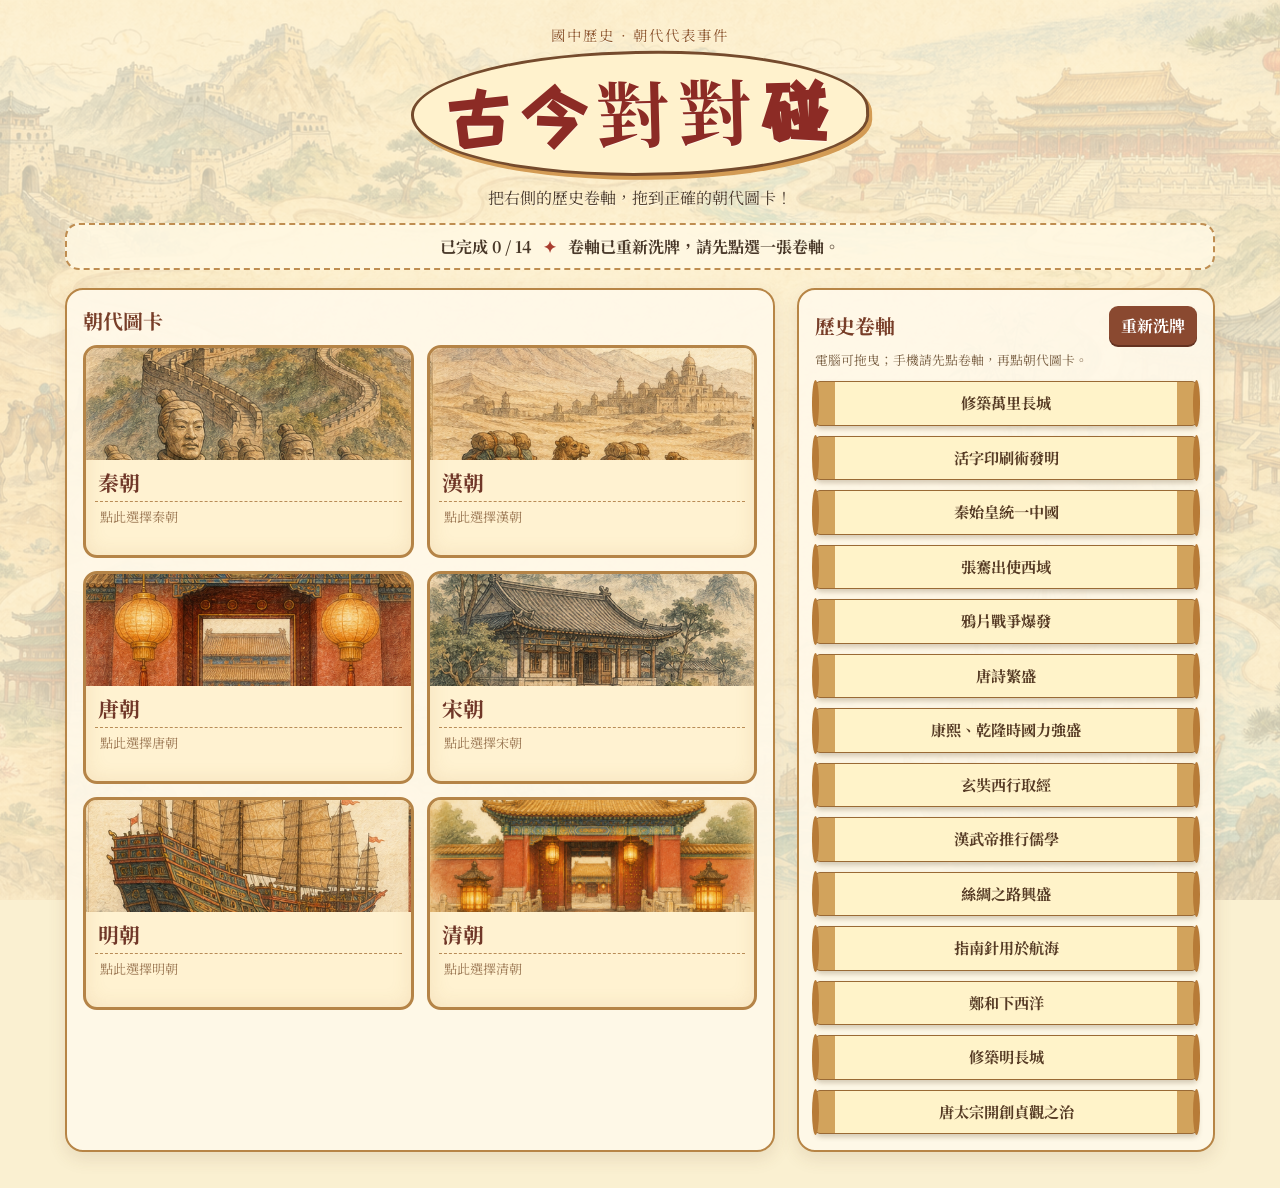
<file: 示範1_朝代配對/index.html>
<!doctype html>
<html lang="zh-Hant">
<head>
  <meta charset="UTF-8" />
  <meta name="viewport" content="width=device-width, initial-scale=1.0" />
  <title>古今對對碰｜朝代配對</title>
  <link rel="stylesheet" href="style.css" />
  <style>.modal[hidden]{display:none !important}</style>
</head>
<body>
  <main class="game-shell">
    <header class="hero">
      <p class="eyebrow">國中歷史 · 朝代代表事件</p>
      <h1>古今對對碰</h1>
      <p>把右側的歷史卷軸，拖到正確的朝代圖卡！</p>
    </header>

    <section class="status" aria-live="polite">
      <span id="progress">已完成 0 / 14</span><span class="divider">✦</span><span id="message">從一張卷軸開始吧！</span>
    </section>

    <section class="board" aria-label="朝代配對遊戲">
      <section class="dynasty-area" aria-label="朝代圖卡">
        <h2>朝代圖卡</h2>
        <div id="dynastyGrid" class="dynasty-grid"></div>
      </section>
      <aside class="event-area" aria-label="待配對歷史事件">
        <div class="event-heading"><h2>歷史卷軸</h2><button id="resetBtn" type="button">重新洗牌</button></div>
        <p class="hint">電腦可拖曳；手機請先點卷軸，再點朝代圖卡。</p>
        <div id="eventPile" class="event-pile"></div>
      </aside>
    </section>
  </main>

  <div id="winModal" class="modal" hidden role="dialog" aria-modal="true" aria-labelledby="winTitle">
    <div class="modal-card"><div class="seal large">全數過關</div><h2 id="winTitle">你完成了朝代探險！</h2><p>14 張歷史卷軸都回到正確的時代囉。</p><button id="playAgain" type="button">再玩一次</button></div>
  </div>
  <script src="script.js"></script>
</body>
</html>
</file>
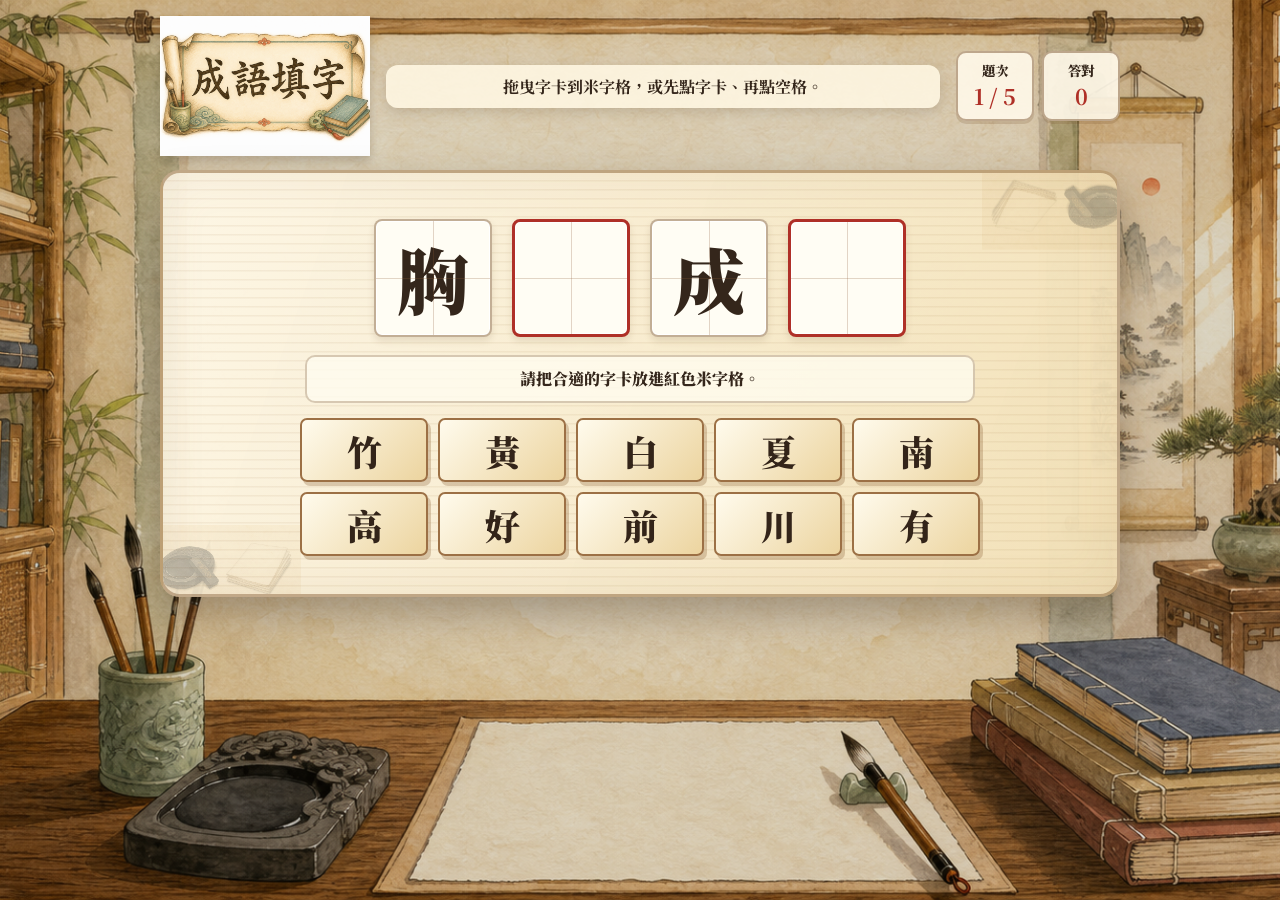
<file: 示範2_成語填字/index.html>
<!doctype html>
<html lang="zh-Hant">
<head>
  <meta charset="UTF-8" />
  <meta name="viewport" content="width=device-width, initial-scale=1.0" />
  <title>成語填字｜國中國文練習</title>
  <link rel="preconnect" href="https://fonts.googleapis.com">
  <link rel="preconnect" href="https://fonts.gstatic.com" crossorigin>
  <link href="https://fonts.googleapis.com/css2?family=Noto+Serif+TC:wght@500;700;900&display=swap" rel="stylesheet">
  <style>
    :root { --ink:#34261b; --paper:#fff7df; --seal:#af3027; --jade:#527266; --gold:#c79043; }
    * { box-sizing:border-box; }
    body { margin:0; min-height:100vh; color:var(--ink); font-family:"Noto Serif TC",serif; background:#d6c29b url("assets/images/study-background.png") center/cover fixed; }
    body::before { content:""; position:fixed; inset:0; pointer-events:none; background:rgba(52,35,19,.15); }
    .game { position:relative; width:min(960px,94vw); margin:auto; padding:16px 0 36px; }
    .top { display:grid; grid-template-columns:210px 1fr auto; gap:16px; align-items:center; }
    .title { width:100%; filter:drop-shadow(0 5px 5px rgba(43,28,15,.2)); }
    .instruction { margin:0; padding:10px 14px; border-radius:12px; background:rgba(255,248,227,.88); box-shadow:0 4px 12px #3d281426; font-weight:700; text-align:center; }
    .stats { display:flex; gap:8px; }
    .stat { min-width:78px; padding:8px 10px; border:2px solid #87644088; border-radius:10px; background:#fff9e9e8; text-align:center; font-size:.84rem; font-weight:900; box-shadow:0 3px 0 #79532b33; }
    .stat b { display:block; color:var(--seal); font-size:1.35rem; }
    .paper { position:relative; overflow:hidden; margin-top:14px; padding:clamp(18px,4vw,38px); border:3px solid #8d663a88; border-radius:20px; background:linear-gradient(110deg,#fff9e9eF,#f4e2b8f2); box-shadow:0 18px 40px #33200f55, inset 0 0 45px #9d71461c; }
    .paper::before { content:""; position:absolute; inset:0; opacity:.08; pointer-events:none; background:repeating-linear-gradient(0deg,transparent 0 7px,#956635 8px 9px); }
    .asset { position:absolute; width:220px; opacity:.31; pointer-events:none; mix-blend-mode:multiply; }
    .asset.left { left:-82px; bottom:-78px; } .asset.right { right:-85px; top:-70px; transform:rotate(180deg); }
    .content { position:relative; z-index:1; }
    .idiom { display:grid; grid-template-columns:repeat(4,minmax(60px,118px)); justify-content:center; gap:clamp(9px,2vw,20px); margin:8px auto 18px; }
    .square { position:relative; display:grid; place-items:center; aspect-ratio:1; border-radius:8px; background-color:#fffdf4; font-size:clamp(2.3rem,8vw,4.5rem); font-weight:900; box-shadow:inset 0 0 0 1px #fff,0 4px 7px #64431e22; overflow:hidden; }
    .square::before,.square::after { content:""; position:absolute; background:#8d5c3840; } .square::before{ width:1px;height:100%; } .square::after{ width:100%;height:1px; }
    .fixed { border:2px solid #8d6a4588; } .blank { border:3px solid var(--seal); cursor:pointer; color:var(--seal); transition:.18s; }
    .blank:focus-visible,.card:focus-visible,.button:focus-visible { outline:4px solid #e4a33b; outline-offset:3px; }
    .blank.target { box-shadow:0 0 0 6px #d88a3960; } .blank.locked { cursor:default; animation:pop .38s ease-out; }
    .stamp { position:absolute; inset:6%; display:grid; place-items:center; border:4px double var(--seal); border-radius:50%; color:var(--seal); font-size:.62rem; font-weight:900; opacity:.82; transform:rotate(-13deg); pointer-events:none; }
    .message { min-height:48px; max-width:670px; margin:0 auto 15px; padding:10px 14px; border:2px solid #87644055; border-radius:10px; background:#fffdf0c9; text-align:center; font-weight:900; } .message.good{ color:#286746; } .message.bad{ color:var(--seal); animation:shake .3s; }
    .bank { display:grid; grid-template-columns:repeat(5,1fr); gap:10px; max-width:680px; margin:auto; }
    .card { min-height:64px; border:2px solid #9c7045; border-radius:7px; background:linear-gradient(135deg,#fffbed,#ecd49f); color:#332419; box-shadow:3px 4px 0 #81552644; cursor:grab; font:900 clamp(1.5rem,5vw,2.2rem) "Noto Serif TC",serif; transition:transform .15s,opacity .15s; touch-action:none; }
    .card:hover{ transform:translateY(-3px) rotate(-1deg); } .card.selected{ border-color:var(--seal); outline:4px solid #d56a4433; transform:translateY(-4px); } .card.used{ opacity:.28; cursor:default; transform:none; }
    .answer { display:none; max-width:680px; margin:20px auto 0; padding:18px; border:3px solid #b8773b88; border-radius:12px; background:#fff5d9f2; text-align:center; } .answer.show{ display:block; } .answer h2{ margin:0 0 8px; color:#2c694a; } .answer p{ margin:0 0 13px; line-height:1.75; font-weight:700; }
    .button { border:0; border-radius:8px; padding:12px 22px; background:linear-gradient(#ca5547,#992b25); color:white; box-shadow:0 4px 0 #681b17; cursor:pointer; font:900 1rem "Noto Serif TC",serif; } .button:active{ transform:translateY(3px); box-shadow:0 1px 0 #681b17; }
    @keyframes pop { 0%{transform:scale(.75) rotate(-8deg)} 70%{transform:scale(1.1) rotate(2deg)} } @keyframes shake { 25%{transform:translateX(-7px)} 75%{transform:translateX(7px)} }
    @media(max-width:700px){ .top{grid-template-columns:130px 1fr;}.stats{grid-column:1/-1;justify-content:center}.instruction{font-size:.9rem}.bank{grid-template-columns:repeat(3,1fr)}.asset{width:160px}.paper{padding:18px 12px;} }
    @media(max-width:390px){.top{grid-template-columns:105px 1fr;gap:8px}.instruction{padding:7px;font-size:.8rem}.square{font-size:2.1rem}.idiom{gap:7px}.card{min-height:55px}}
  </style>
</head>
<body>
  <main class="game">
    <header class="top">
      <img class="title" src="assets/images/title-plaque.png" alt="成語填字" />
      <p class="instruction">拖曳字卡到米字格，或先點字卡、再點空格。</p>
      <div class="stats"><div class="stat">題次<b><span id="round">1</span> / 5</b></div><div class="stat">答對<b id="score">0</b></div></div>
    </header>
    <section class="paper" aria-live="polite">
      <img class="asset left" src="assets/images/scholar-assets.png" alt="" aria-hidden="true"><img class="asset right" src="assets/images/scholar-assets.png" alt="" aria-hidden="true">
      <div class="content">
        <div class="idiom" id="idiom" aria-label="成語填字題目"></div>
        <p id="message" class="message">請把合適的字卡放進紅色米字格。</p>
        <div id="bank" class="bank" aria-label="字卡區"></div>
        <section id="answer" class="answer"><h2 id="complete"></h2><p id="meaning"></p><button id="next" class="button" type="button">下一題</button></section>
      </div>
    </section>
  </main>
  <script>
    const questions=[
      {word:'一鳴驚人',holes:[1,3],answers:['鳴','人'],meaning:'比喻平時沒有特殊表現，一做事便有驚人的成績。'},
      {word:'自相矛盾',holes:[1,3],answers:['相','盾'],meaning:'比喻說話或做事前後抵觸，不能一致。'},
      {word:'畫龍點睛',holes:[1,3],answers:['龍','睛'],meaning:'比喻在關鍵處加上精采的一筆，使內容更加生動。'},
      {word:'刻舟求劍',holes:[1,3],answers:['舟','劍'],meaning:'比喻拘泥成法、不知變通。'},
      {word:'井底之蛙',holes:[1,3],answers:['底','蛙'],meaning:'比喻見識淺薄、眼界狹小的人。'},
      {word:'守株待兔',holes:[1,3],answers:['株','兔'],meaning:'比喻妄想不勞而獲，或死守狹隘的經驗。'},
      {word:'胸有成竹',holes:[1,3],answers:['有','竹'],meaning:'比喻做事前已有完整的計畫或把握。'},
      {word:'亡羊補牢',holes:[1,3],answers:['羊','牢'],meaning:'比喻出了問題後及時補救，還不算太晚。'},
      {word:'水落石出',holes:[1,3],answers:['落','出'],meaning:'比喻事情真相完全顯露。'},
      {word:'柳暗花明',holes:[1,3],answers:['暗','明'],meaning:'比喻在困境中出現轉機，重新看到希望。'}
    ];
    const pool=[...'天地日月山川風雨雲海春夏秋冬東西南北大小多少高低遠近快慢好壞真假美醜前後左右來去開關明白紅綠青黃黑白'];
    const $=s=>document.querySelector(s); let game=[],index=0,score=0,selected=null,drag=null;
    function shuffle(a){return a.sort(()=>Math.random()-.5)}
    function start(){game=shuffle([...questions]).slice(0,5);index=0;score=0;render()}
    function render(){selected=null; const q=game[index];$('#round').textContent=index+1;$('#score').textContent=score;$('#answer').classList.remove('show'); $('#message').className='message';$('#message').textContent='請把合適的字卡放進紅色米字格。';
      $('#idiom').innerHTML=[...q.word].map((c,i)=>{let h=q.holes.indexOf(i);return h<0?`<div class="square fixed">${c}</div>`:`<button class="square blank" data-hole="${h}" data-answer="${q.answers[h]}" aria-label="第 ${h+1} 個空格"></button>`}).join('');
      const choices=shuffle([...q.answers,...shuffle(pool.filter(x=>!q.word.includes(x))).slice(0,8)]);$('#bank').innerHTML=choices.map((c,i)=>`<button class="card" data-char="${c}" data-id="${i}" draggable="true">${c}</button>`).join('');
      document.querySelectorAll('.card').forEach(c=>{c.addEventListener('click',()=>choose(c));c.addEventListener('dragstart',e=>{drag=c;e.dataTransfer.setData('text/plain',c.dataset.char)});c.addEventListener('dragend',()=>drag=null)});
      document.querySelectorAll('.blank').forEach(b=>{b.addEventListener('click',()=>{if(selected) place(selected,b)});b.addEventListener('dragover',e=>e.preventDefault());b.addEventListener('drop',e=>{e.preventDefault();if(drag)place(drag,b)})});
    }
    function choose(card){if(card.disabled)return; document.querySelectorAll('.card').forEach(c=>c.classList.remove('selected'));selected=card;card.classList.add('selected');document.querySelectorAll('.blank:not(.locked)').forEach(b=>b.classList.add('target'));$('#message').textContent=`已選「${card.dataset.char}」，請點選要填入的空格。`}
    function place(card,blank){if(blank.classList.contains('locked'))return; document.querySelectorAll('.blank').forEach(b=>b.classList.remove('target')); if(card.dataset.char!==blank.dataset.answer){$('#message').textContent='這個字不對喔，字卡已退回，請再想一想！';$('#message').className='message bad';selected=null;document.querySelectorAll('.card').forEach(c=>c.classList.remove('selected'));return}
      blank.classList.add('locked');blank.innerHTML=`<span>${card.dataset.char}</span><i class="stamp">答對</i>`;card.disabled=true;card.classList.remove('selected');card.classList.add('used');selected=null;$('#message').textContent='答對了！紅印章已蓋下。';$('#message').className='message good'; if(document.querySelectorAll('.blank.locked').length===2)done(); }
    function done(){const q=game[index];score++;$('#score').textContent=score;$('#complete').textContent=`完成！「${q.word}」`;$('#meaning').textContent=q.meaning;$('#next').textContent=index===4?'查看成績':'下一題';$('#answer').classList.add('show');}
    $('#next').addEventListener('click',()=>{index++;if(index<5)render();else result()});
    function result(){$('#idiom').innerHTML='';$('#bank').innerHTML='';$('#message').className='message good';$('#message').textContent='本次練習完成，繼續加油！';$('#complete').textContent='練習完成';$('#meaning').textContent=`你答對了 ${score} / 5 題。再玩一次，會抽到不同的五題喔！`;$('#next').textContent='重新開始';$('#next').onclick=start;$('#answer').classList.add('show')}
    start();
  </script>
</body>
</html>
</file>
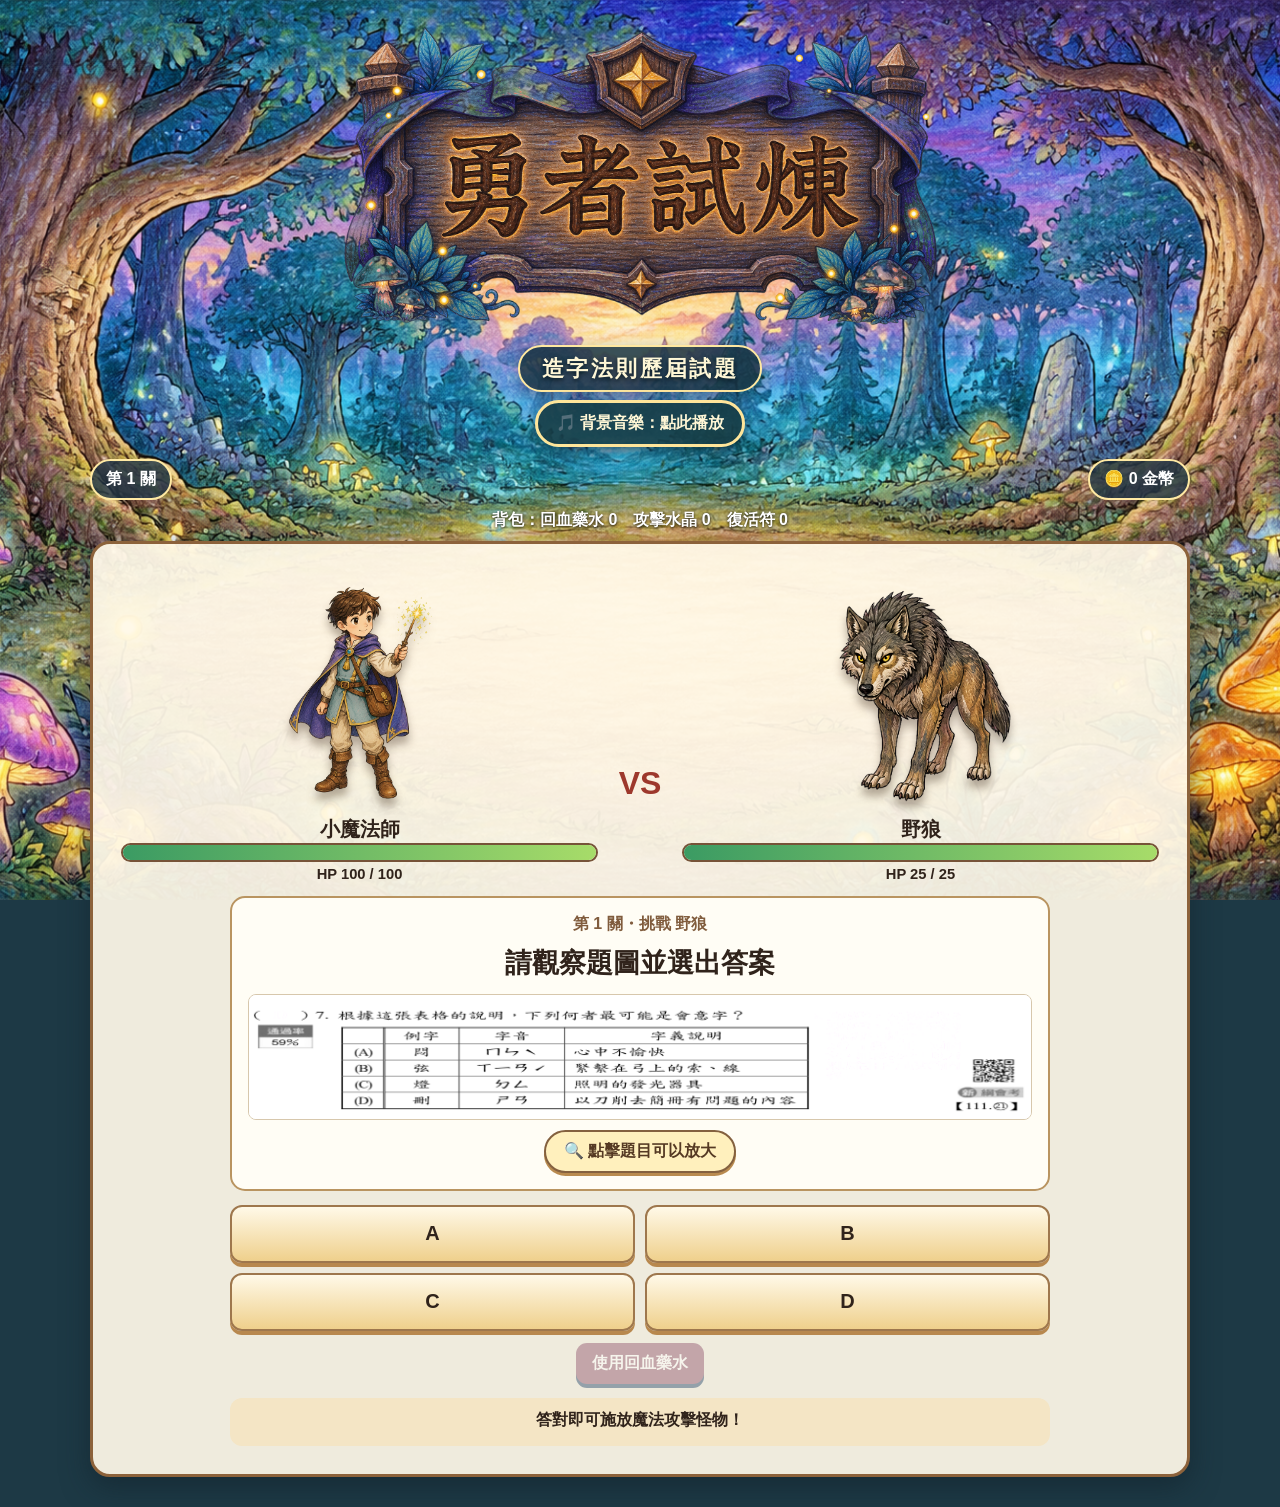
<file: 示範3_打怪RPG/index.html>
<!doctype html>
<html lang="zh-Hant">
<head>
  <meta charset="utf-8">
  <meta name="viewport" content="width=device-width, initial-scale=1">
  <meta http-equiv="Cache-Control" content="no-cache, no-store, must-revalidate">
  <meta http-equiv="Pragma" content="no-cache">
  <meta http-equiv="Expires" content="0">
  <title>勇者試煉｜打怪 RPG 題庫練習</title>
  <style>
    :root{--ink:#30231b;--cream:#fff9e9;--gold:#edbd58;--blue:#426da5;--red:#c9524c;--green:#4d9b66}*{box-sizing:border-box}body{margin:0;min-height:100vh;color:var(--ink);font-family:"Microsoft JhengHei","Noto Sans TC",sans-serif;background:#1d3945 url("assets/backgrounds/forest-battle.png") center/cover fixed}.app{width:min(1100px,94vw);margin:auto;padding:16px 0 30px}.title{display:block;width:min(600px,86vw);margin:0 auto 2px}.hud{display:flex;justify-content:space-between;gap:10px;align-items:center;margin:0 auto 10px;color:#fff}.badge{padding:8px 14px;border:2px solid #ffe9a4;border-radius:99px;background:#1f3445cc;font-weight:900}.screen{display:none}.screen.show{display:block}.panel{border:3px solid #8c623b;border-radius:20px;background:#fff9e9ed;box-shadow:0 10px 28px #10202a88;padding:clamp(14px,3vw,28px)}.arena{display:grid;grid-template-columns:1fr 64px 1fr;align-items:end;gap:10px;margin-bottom:14px}.fighter{text-align:center}.fighter img{height:clamp(140px,23vw,240px);max-width:100%;object-fit:contain;filter:drop-shadow(0 8px 4px #2a160755);transition:transform .2s}.fighter img.hit{transform:translateX(10px) rotate(4deg)}.name{font-size:1.25rem;font-weight:900}.vs{text-align:center;font-size:2rem;color:#9d382c;font-weight:900;padding-bottom:80px}.bar{height:19px;background:#d6c4a5;border:2px solid #765338;border-radius:99px;overflow:hidden}.bar i{display:block;height:100%;background:linear-gradient(90deg,#3b9b63,#a7dc69);transition:width .3s}.bar i.low{background:linear-gradient(90deg,#c63f42,#ef9063)}.hp{margin-top:4px;font-weight:900;font-size:.92rem}.questionbox{max-width:820px;margin:auto;padding:16px;border:2px solid #b99460;border-radius:15px;background:#fffdf5;text-align:center}.stage{color:#805c3d;font-weight:900}.question{margin:8px 0;font-size:clamp(1.2rem,3vw,1.7rem);font-weight:900;line-height:1.5}.question-image{display:block;width:auto;max-width:100%;max-height:46vh;margin:10px auto 0;border:1px solid #d7c7ac;border-radius:8px;background:#fff;object-fit:contain}.answers{display:grid;grid-template-columns:repeat(2,1fr);gap:10px;max-width:820px;margin:14px auto 0}.answer,button{font:inherit;font-weight:900;cursor:pointer}.answer{min-height:58px;padding:9px;border:2px solid #9e774d;border-radius:12px;background:linear-gradient(#fff9e8,#efd08c);color:var(--ink);box-shadow:0 4px #b8884e;font-size:1.25rem}.answer:disabled{cursor:default}.answer.correct{background:#bfe7b9}.answer.wrong{background:#f3b4a8}.message{min-height:48px;margin:14px auto 0;max-width:820px;padding:12px;border-radius:12px;background:#f4e5c5;text-align:center;font-weight:900}.message.good{background:#d5edd0;color:#1f7144}.message.bad{background:#f8d6cf;color:#9b342d}.tools{display:flex;justify-content:center;gap:8px;margin-top:12px}.tool,.primary{border:0;border-radius:11px;padding:10px 16px;color:#fff;background:#426da5;box-shadow:0 4px #28486d}.tool{background:#8e526c}.tool:disabled,.buy:disabled{opacity:.45;cursor:default}.shop{background:#fdf4dfed url("assets/backgrounds/wood-shop.png") center/cover}.shop h2,.result h2{text-align:center;margin:0 0 8px;font-size:clamp(2rem,5vw,3rem);color:#633b29}.shop p{text-align:center;font-weight:700}.items{display:grid;grid-template-columns:repeat(3,1fr);gap:14px}.item{padding:14px;border:2px solid #9c754c;border-radius:15px;background:#fffaf0e8;text-align:center}.item img{height:85px;max-width:100%;object-fit:contain}.item h3{margin:4px}.buy{border:0;border-radius:9px;padding:9px 12px;background:#d58a39;color:#fff;box-shadow:0 3px #8f4d26}.inventory{text-align:center;margin:10px;color:#fff;font-weight:900;text-shadow:0 1px 3px #111}.result{text-align:center}.result .panel{max-width:600px;margin:auto}.loading{text-align:center;color:#fff;font-weight:900;padding:45px}.small{font-size:.9rem;color:#765f4e}@media(max-width:650px){.arena{grid-template-columns:1fr 34px 1fr}.vs{font-size:1.3rem;padding-bottom:65px}.fighter img{height:130px}.answers,.items{grid-template-columns:repeat(2,1fr)}.items{grid-template-columns:1fr;gap:9px}.item{display:grid;grid-template-columns:90px 1fr;align-items:center;text-align:left}.item img{grid-row:span 3}.item p{margin:3px 0;text-align:left}.app{width:min(96vw,1100px)}.question-image{max-height:none}}
    .subtitle{width:max-content;max-width:90vw;margin:-2px auto 12px;padding:7px 22px;border:2px solid #ffe8a0;border-radius:999px;background:#193442d9;color:#fff7d6;font-size:clamp(1rem,2.5vw,1.35rem);font-weight:900;letter-spacing:.12em;text-align:center;text-shadow:0 2px 4px #07171f;box-shadow:0 5px 14px #10202a66}
    .hud{flex-wrap:wrap}.question-image{cursor:zoom-in}.zoom-hint{margin:6px 0 0;color:#785c3f;font-size:.9rem;font-weight:900}.zoom-question{display:block;margin:10px auto 0;border:2px solid #84613f;border-radius:999px;padding:9px 18px;background:#fff0bd;color:#553923;box-shadow:0 3px #b98b4f}.zoom-question:hover,.zoom-question:focus-visible{background:#ffe28b;outline:3px solid #426da566}.image-modal{position:fixed;inset:0;z-index:1000;display:none;place-items:center;padding:16px;background:#07131be8}.image-modal.show{display:grid}.image-modal img{display:block;max-width:96vw;max-height:88vh;border:4px solid #fff7dc;border-radius:10px;background:#fff;box-shadow:0 16px 50px #000b;object-fit:contain}.modal-close{position:fixed;top:14px;right:16px;z-index:1001;border:2px solid #ffe7a0;border-radius:999px;padding:9px 15px;background:#233f4d;color:#fff;font-size:1rem;box-shadow:0 4px 12px #0008}.music-row{text-align:center;margin:-4px auto 12px}.music-toggle{border:3px solid #ffe59a;border-radius:999px;padding:10px 18px;background:#173c45e8;color:#fff7d6;font-size:1rem;box-shadow:0 5px 16px #07171faa}.music-toggle:hover,.music-toggle:focus-visible{background:#285e67;outline:3px solid #fff7d6}.music-toggle[aria-pressed="true"]{border-color:#fff3bd;background:#6a4d2de8;color:#fff7d6}@media(max-width:650px){.hud{justify-content:center}.music-toggle{max-width:calc(100vw - 24px);padding:9px 14px;font-size:.92rem}}
  </style>
</head>
<body><main class="app">
  <img class="title" src="assets/title-plaque-v2.png" alt="勇者試煉">
  <p class="subtitle">造字法則歷屆試題</p>
  <div class="music-row"><button class="music-toggle" id="musicToggle" type="button" aria-pressed="false">🎵 背景音樂：點此播放</button></div>
  <div class="hud"><span class="badge" id="stageHud">第 1 關</span><span class="badge">🪙 <span id="coins">0</span> 金幣</span></div>
  <section class="screen show loading" id="loading"><h2>正在整理勇者的題卷…</h2><p>準備進入奇幻森林！</p></section>
  <section class="screen" id="battle"><div class="inventory" id="inventory"></div><div class="panel"><div class="arena"><div class="fighter"><img id="wizard" src="assets/characters/wizard.png" alt="可愛魔法師"><div class="name">小魔法師</div><div class="bar"><i id="playerBar"></i></div><div class="hp" id="playerHp"></div></div><div class="vs">VS</div><div class="fighter"><img id="monster" alt="怪物"><div class="name" id="monsterName"></div><div class="bar"><i id="monsterBar"></i></div><div class="hp" id="monsterHp"></div></div></div><div class="questionbox"><div class="stage" id="stageText"></div><div class="question" id="question"></div><img class="question-image" id="questionImage" alt="造字法則題目圖片" tabindex="0" role="button" aria-label="點擊題目可以放大"><button class="zoom-question" id="zoomQuestionButton" type="button">🔍 點擊題目可以放大</button></div><div class="answers" id="answers"></div><div class="tools"><button class="tool" id="potion">使用回血藥水</button></div><div class="message" id="message"></div></div></section>
  <section class="screen shop" id="shop"><div class="panel"><h2>溫暖商店</h2><p id="shopInfo"></p><div class="items"><article class="item"><img src="assets/items/potion.png" alt="回血藥水"><h3>回血藥水</h3><p>立即回復 50 HP</p><button class="buy" data-item="potion">購買 30 金幣</button></article><article class="item"><img src="assets/items/crystal.png" alt="攻擊水晶"><h3>攻擊水晶</h3><p>下次答對造成 50 傷害</p><button class="buy" data-item="crystal">購買 40 金幣</button></article><article class="item"><img src="assets/items/charm.png" alt="復活符"><h3>復活符</h3><p>HP 歸零時復活為 1 HP</p><button class="buy" data-item="charm">購買 80 金幣</button></article></div><div class="tools"><button class="primary" id="next">挑戰下一關</button></div></div></section>
  <section class="screen result" id="result"><div class="panel"><h2 id="resultTitle"></h2><p id="resultText"></p><button class="primary" id="restart">重新挑戰</button></div></section>
</main><div class="image-modal" id="imageModal" role="dialog" aria-modal="true" aria-label="放大題目"><button class="modal-close" id="modalClose" type="button">關閉 ×</button><img id="modalImage" alt="放大的題目圖片"></div><script>
const CSV_URL='https://docs.google.com/spreadsheets/d/e/2PACX-1vQk8gSGEu5Q_ENYmN4ZkC3jiVY1NaJYiefhqapAYNZVaxyyL8GfebE2zfo1MZcxlHo0fpfO1wmUZGun/pub?output=csv';
const monsters=[['野狼','wolf-clean.png',25,16],['毒蠍','scorpion-clean.png',50,20],['惡鬼','demon-clean.png',50,24],['巨龍','dragon-clean.png',50,28],['魔王','demon-king-clean.png',50,32]];
const imageQuestions=[
  ['造字法則題目','A','B','C','D',1,'assets/questions/cropped/question-1.png?v=hd1'],
  ['造字法則題目','A','B','C','D',2,'assets/questions/cropped/question-2.png'],
  ['造字法則題目','A','B','C','D',3,'assets/questions/cropped/question-3.png'],
  ['造字法則題目','A','B','C','D',0,'assets/questions/cropped/question-4.png'],
  ['造字法則題目','A','B','C','D',0,'assets/questions/cropped/question-5.png'],
  ['造字法則題目','A','B','C','D',2,'assets/questions/cropped/question-6.png'],
  ['造字法則題目','A','B','C','D',3,'assets/questions/cropped/question-7.png'],
  ['造字法則題目','A','B','C','D',2,'assets/questions/cropped/question-8.png'],
  ['造字法則題目','A','B','C','D',2,'assets/questions/cropped/question-9.png']
];
let qs=[],stage=0,hp=100,mhp=0,coins=0,correct=0,bag=[],inv={potion:0,crystal:0,charm:0},locked=false;
const $=s=>document.querySelector(s);function show(id){document.querySelectorAll('.screen').forEach(x=>x.classList.toggle('show',x.id===id))}function csv(t){let r=[],a=[],v='',q=false;for(let i=0;i<t.length;i++){let c=t[i],n=t[i+1];if(c==='"'&&q&&n==='"'){v+='"';i++}else if(c==='"')q=!q;else if(c===','&&!q){a.push(v);v=''}else if((c==='\n'||c==='\r')&&!q){if(c==='\r'&&n==='\n')i++;a.push(v);r.push(a);a=[];v=''}else v+=c}a.push(v);r.push(a);return r}
async function load(){qs=imageQuestions;start()}
function start(){stage=0;hp=100;coins=0;correct=0;inv={potion:0,crystal:0,charm:0};bag=[];startStage()}function startStage(){mhp=monsters[stage][2];locked=false;show('battle');nextQ();render();msg('答對即可施放魔法攻擊怪物！')}
function nextQ(){if(!bag.length)bag=[...qs].sort(()=>Math.random()-.5);let q=bag.pop();window.cur=q;$('#question').textContent='請觀察題圖並選出答案';$('#questionImage').src=q[6];let opts=q.slice(1,5).map((x,i)=>({x,i}));$('#answers').innerHTML='';opts.forEach(o=>{let b=document.createElement('button');b.className='answer';b.textContent='ABCD'[o.i];b.setAttribute('aria-label','選項 '+('ABCD'[o.i]));b.onclick=()=>answer(b,o.i);$('#answers').append(b)})}
function answer(b,i){if(locked)return;locked=true;document.querySelectorAll('.answer').forEach(x=>x.disabled=true);if(i===cur[5]){let d=inv.crystal?50:25;if(inv.crystal)inv.crystal--;mhp=Math.max(0,mhp-d);coins+=5;correct++;$('#monster').classList.add('hit');setTimeout(()=>$('#monster').classList.remove('hit'),250);msg('答對！魔法命中，造成 '+d+' 傷害，獲得 5 金幣。','good');render();setTimeout(()=>mhp?unlock():win(),900)}else{hp=Math.max(0,hp-monsters[stage][3]);b.classList.add('wrong');[...document.querySelectorAll('.answer')].find(x=>x.textContent.endsWith(cur[cur[5]+1]))?.classList.add('correct');msg('答錯了！正確答案是：'+cur[cur[5]+1]+'。你受到 '+monsters[stage][3]+' 傷害。','bad');render();setTimeout(()=>hp?unlock():dead(),1700)}}function unlock(){locked=false;nextQ();render()}function dead(){if(inv.charm){inv.charm--;hp=1;msg('復活符發亮了！你以 1 HP 復活。','good');unlock()}else{show('result');$('#resultTitle').textContent='本次挑戰暫停';$('#resultText').textContent='你在第 '+(stage+1)+' 關倒下了。休息一下，再重新挑戰吧！'}}function win(){coins+=25+stage*10;if(stage===4){show('result');$('#resultTitle').textContent='恭喜完成勇者試煉！';$('#resultText').textContent='答對 '+correct+' 題，最後帶著 '+coins+' 金幣完成五關挑戰！';return}show('shop');$('#shopInfo').textContent='打贏 '+monsters[stage][0]+'！目前有 '+coins+' 金幣，為下一戰做準備吧。';render()}function msg(t,c=''){$('#message').textContent=t;$('#message').className='message '+c}function render(){let m=monsters[stage];$('#stageHud').textContent='第 '+(stage+1)+' 關';$('#stageText').textContent='第 '+(stage+1)+' 關・挑戰 '+m[0];$('#coins').textContent=coins;$('#monster').src='assets/characters/'+m[1];$('#monster').alt=m[0];$('#monsterName').textContent=m[0];bar('#playerBar','#playerHp',hp,100);bar('#monsterBar','#monsterHp',mhp,m[2]);$('#inventory').textContent='背包：回血藥水 '+inv.potion+'　攻擊水晶 '+inv.crystal+'　復活符 '+inv.charm;$('#potion').disabled=locked||!inv.potion||hp===100;document.querySelectorAll('.buy').forEach(b=>b.disabled=coins<({potion:30,crystal:40,charm:80}[b.dataset.item]))}function bar(b,t,n,max){let x=$(b);x.style.width=n/max*100+'%';x.classList.toggle('low',n/max<=.3);$(t).textContent='HP '+n+' / '+max}
$('#potion').onclick=()=>{if(inv.potion&&hp<100&&!locked){inv.potion--;hp=Math.min(100,hp+50);msg('喝下回血藥水，回復 50 HP！','good');render()}};document.querySelectorAll('.buy').forEach(b=>b.onclick=()=>{let k=b.dataset.item,p={potion:30,crystal:40,charm:80}[k];if(coins>=p){coins-=p;inv[k]++;$('#shopInfo').textContent='已購買 '+({potion:'回血藥水',crystal:'攻擊水晶',charm:'復活符'}[k])+'！';render()}});$('#next').onclick=()=>{stage++;hp=Math.min(100,hp+20);startStage()};$('#restart').onclick=start;
const imageModal=$('#imageModal'),modalImage=$('#modalImage');
function openQuestionImage(){modalImage.src=$('#questionImage').src;imageModal.classList.add('show');document.body.style.overflow='hidden';$('#modalClose').focus()}
function closeQuestionImage(){imageModal.classList.remove('show');document.body.style.overflow='';modalImage.removeAttribute('src')}
$('#questionImage').onclick=openQuestionImage;$('#questionImage').onkeydown=e=>{if(e.key==='Enter'||e.key===' '){e.preventDefault();openQuestionImage()}};$('#zoomQuestionButton').onclick=openQuestionImage;$('#modalClose').onclick=closeQuestionImage;imageModal.onclick=e=>{if(e.target===imageModal)closeQuestionImage()};document.addEventListener('keydown',e=>{if(e.key==='Escape')closeQuestionImage()});
let musicContext,musicTimer,musicStep=0,musicPlaying=false;
const melody=[261.63,329.63,392,493.88,440,392,329.63,293.66,349.23,440,523.25,440,392,329.63,293.66,246.94];
function musicNote(){if(!musicPlaying||!musicContext)return;let now=musicContext.currentTime,osc=musicContext.createOscillator(),gain=musicContext.createGain();osc.type='triangle';osc.frequency.value=melody[musicStep%melody.length];gain.gain.setValueAtTime(.0001,now);gain.gain.exponentialRampToValueAtTime(.035,now+.04);gain.gain.exponentialRampToValueAtTime(.0001,now+.55);osc.connect(gain).connect(musicContext.destination);osc.start(now);osc.stop(now+.6);if(musicStep%4===0){let bass=musicContext.createOscillator(),bassGain=musicContext.createGain();bass.type='sine';bass.frequency.value=musicStep%8===0?130.81:196; bassGain.gain.setValueAtTime(.0001,now);bassGain.gain.exponentialRampToValueAtTime(.018,now+.05);bassGain.gain.exponentialRampToValueAtTime(.0001,now+.75);bass.connect(bassGain).connect(musicContext.destination);bass.start(now);bass.stop(now+.8)}musicStep++}
async function toggleMusic(){if(!musicContext)musicContext=new (window.AudioContext||window.webkitAudioContext)();if(musicContext.state==='suspended')await musicContext.resume();musicPlaying=!musicPlaying;let button=$('#musicToggle');button.setAttribute('aria-pressed',String(musicPlaying));button.textContent=musicPlaying?'🎵 背景音樂播放中（點此關閉）':'🎵 背景音樂：點此播放';if(musicPlaying){musicNote();musicTimer=setInterval(musicNote,620)}else clearInterval(musicTimer)}
$('#musicToggle').onclick=toggleMusic;document.addEventListener('visibilitychange',()=>{if(document.hidden&&musicPlaying)toggleMusic()});load();
</script></body></html>
</file>
<file: 示範1_朝代配對/style.css>
@import url('https://fonts.googleapis.com/css2?family=Noto+Serif+TC:wght@600;700;900&family=ZCOOL+KuaiLe&display=swap');

:root{--ink:#493829;--red:#a93d2f;--paper:#fff7df;--gold:#d69b46;--green:#507864}*{box-sizing:border-box}body{margin:0;color:var(--ink);font-family:"Noto Serif TC",serif;background:#ead7aa url("assets/images/adventure-map.png") center/cover fixed}.game-shell{min-height:100vh;padding:24px max(18px,5vw) 36px;background:rgba(255,247,222,.77)}.hero{text-align:center;text-shadow:0 1px #fff9e7}.eyebrow{font-size:.9rem;letter-spacing:.13em;color:#8c552d;margin:0}.hero h1{display:inline-block;margin:6px 0 4px;padding:5px 30px 10px;font-size:clamp(2.25rem,6vw,4.5rem);letter-spacing:.14em;color:#8c2b25;font-family:"ZCOOL KuaiLe","Noto Serif TC",serif;background:#fff2cd;border:3px solid #754b2d;border-radius:48% 52% 45% 55%;box-shadow:3px 4px 0 #d39b54;transform:rotate(-1.5deg)}.hero p:last-child{margin:6px 0 14px}.status{max-width:1150px;margin:auto;padding:10px 16px;text-align:center;background:#fff8e4dd;border:2px dashed #bf8d50;border-radius:14px;font-weight:700}.divider{padding:0 12px;color:var(--red)}.board{max-width:1150px;margin:18px auto 0;display:grid;grid-template-columns:1.7fr 1fr;gap:22px}.dynasty-area,.event-area{background:#fff9e9e8;border:2px solid #b78546;border-radius:18px;padding:16px;box-shadow:0 6px 18px #6d4d2a22}.board h2{font-size:1.25rem;margin:0 0 10px;color:#783e29}.dynasty-grid{display:grid;grid-template-columns:repeat(2,minmax(0,1fr));gap:13px}.dynasty-card{min-height:190px;position:relative;overflow:hidden;border:3px solid #b58447;border-radius:14px;background:#fff2d1;box-shadow:inset 0 0 20px #b2773020;transition:.18s}.dynasty-card.drag-over{transform:scale(1.02);border-color:var(--red);box-shadow:0 0 0 4px #cb604044}.dynasty-card.selected-target{outline:4px solid #d4a448;outline-offset:2px}.dynasty-art{height:112px;width:100%;object-fit:cover;display:block;background:#edd8a5}.dynasty-card h3{margin:7px 12px 4px;font-size:1.3rem;color:#703728}.drop-zone{min-height:45px;margin:0 9px 9px;padding:5px;border-top:1px dashed #b98c57;font-size:.82rem;color:#9a7652}.drop-zone .event-card{width:100%;margin:0}.event-heading{display:flex;align-items:center;justify-content:space-between;gap:8px}.event-heading h2{margin:0}.hint{font-size:.8rem;margin:5px 0 12px;color:#775d41}button{border:0;border-radius:9px;padding:8px 12px;color:white;background:#8a4930;font:inherit;font-weight:700;cursor:pointer;box-shadow:0 2px 0 #643220}button:active{transform:translateY(2px);box-shadow:none}.event-pile{display:grid;gap:10px}.event-card{position:relative;display:block;width:100%;padding:11px 14px;color:#563b25;background:linear-gradient(90deg,#d2a35c 0 5%,#fff3c9 5% 95%,#d2a35c 95%);border:1px solid #9a6a35;border-radius:5px;box-shadow:1px 3px 5px #59401d40;cursor:grab;font-size:.95rem;font-weight:700;line-height:1.35;touch-action:manipulation}.event-card::before,.event-card::after{content:"";position:absolute;top:-2px;bottom:-2px;width:7px;border-radius:50%;background:#b77b37}.event-card::before{left:-4px}.event-card::after{right:-4px}.event-card.dragging{opacity:.45}.event-card.selected{outline:4px solid #d49d37;outline-offset:2px}.seal{position:absolute;right:9px;bottom:7px;border:3px solid #a32f28;color:#a32f28;border-radius:50%;padding:6px 4px;font-weight:900;letter-spacing:.08em;transform:rotate(-12deg);background:#fff5dcaa;animation:stamp .35s ease-out}.seal.large{position:static;display:inline-block;font-size:1.5rem;padding:12px 9px}@keyframes stamp{from{transform:scale(1.8) rotate(-12deg);opacity:0}to{transform:scale(1) rotate(-12deg);opacity:1}}.modal{position:fixed;inset:0;display:grid;place-items:center;background:#38241488;padding:20px}.modal-card{text-align:center;max-width:390px;padding:28px;background:#fff5d5;border:4px solid #af6b34;border-radius:20px;box-shadow:0 8px 25px #33200b}.modal-card h2{color:#8e3028}.modal-card p{margin-bottom:22px}@media(max-width:780px){.game-shell{padding:14px 12px 28px}.board{grid-template-columns:1fr;gap:14px}.dynasty-card{min-height:165px}.dynasty-art{height:94px}.event-area{order:-1}.event-pile{grid-template-columns:1fr 1fr}.event-card{font-size:.83rem}.status{font-size:.88rem}.divider{padding:0 5px}}@media(max-width:440px){.dynasty-grid{gap:8px}.dynasty-card h3{font-size:1.1rem}.drop-zone{font-size:.72rem;padding:3px}.event-pile{grid-template-columns:1fr}.hero h1{font-size:2.3rem}}
</file>
